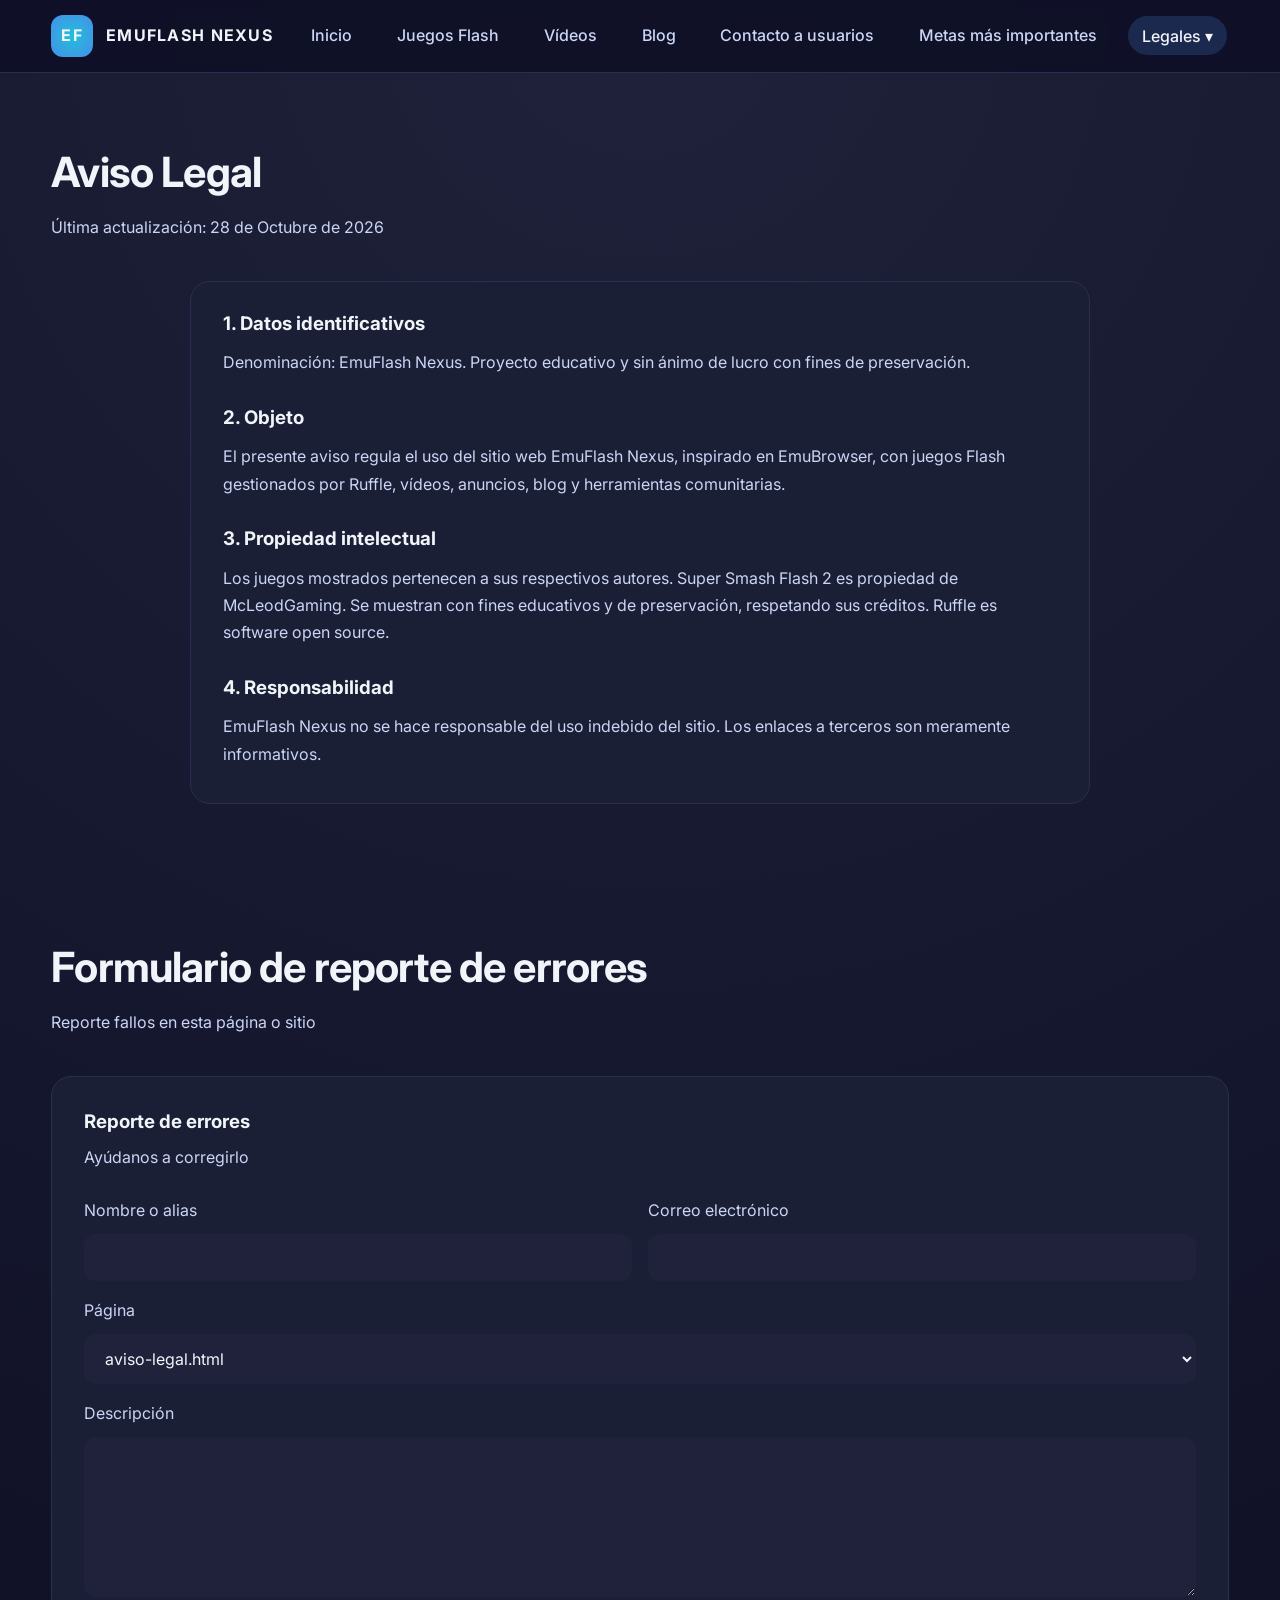
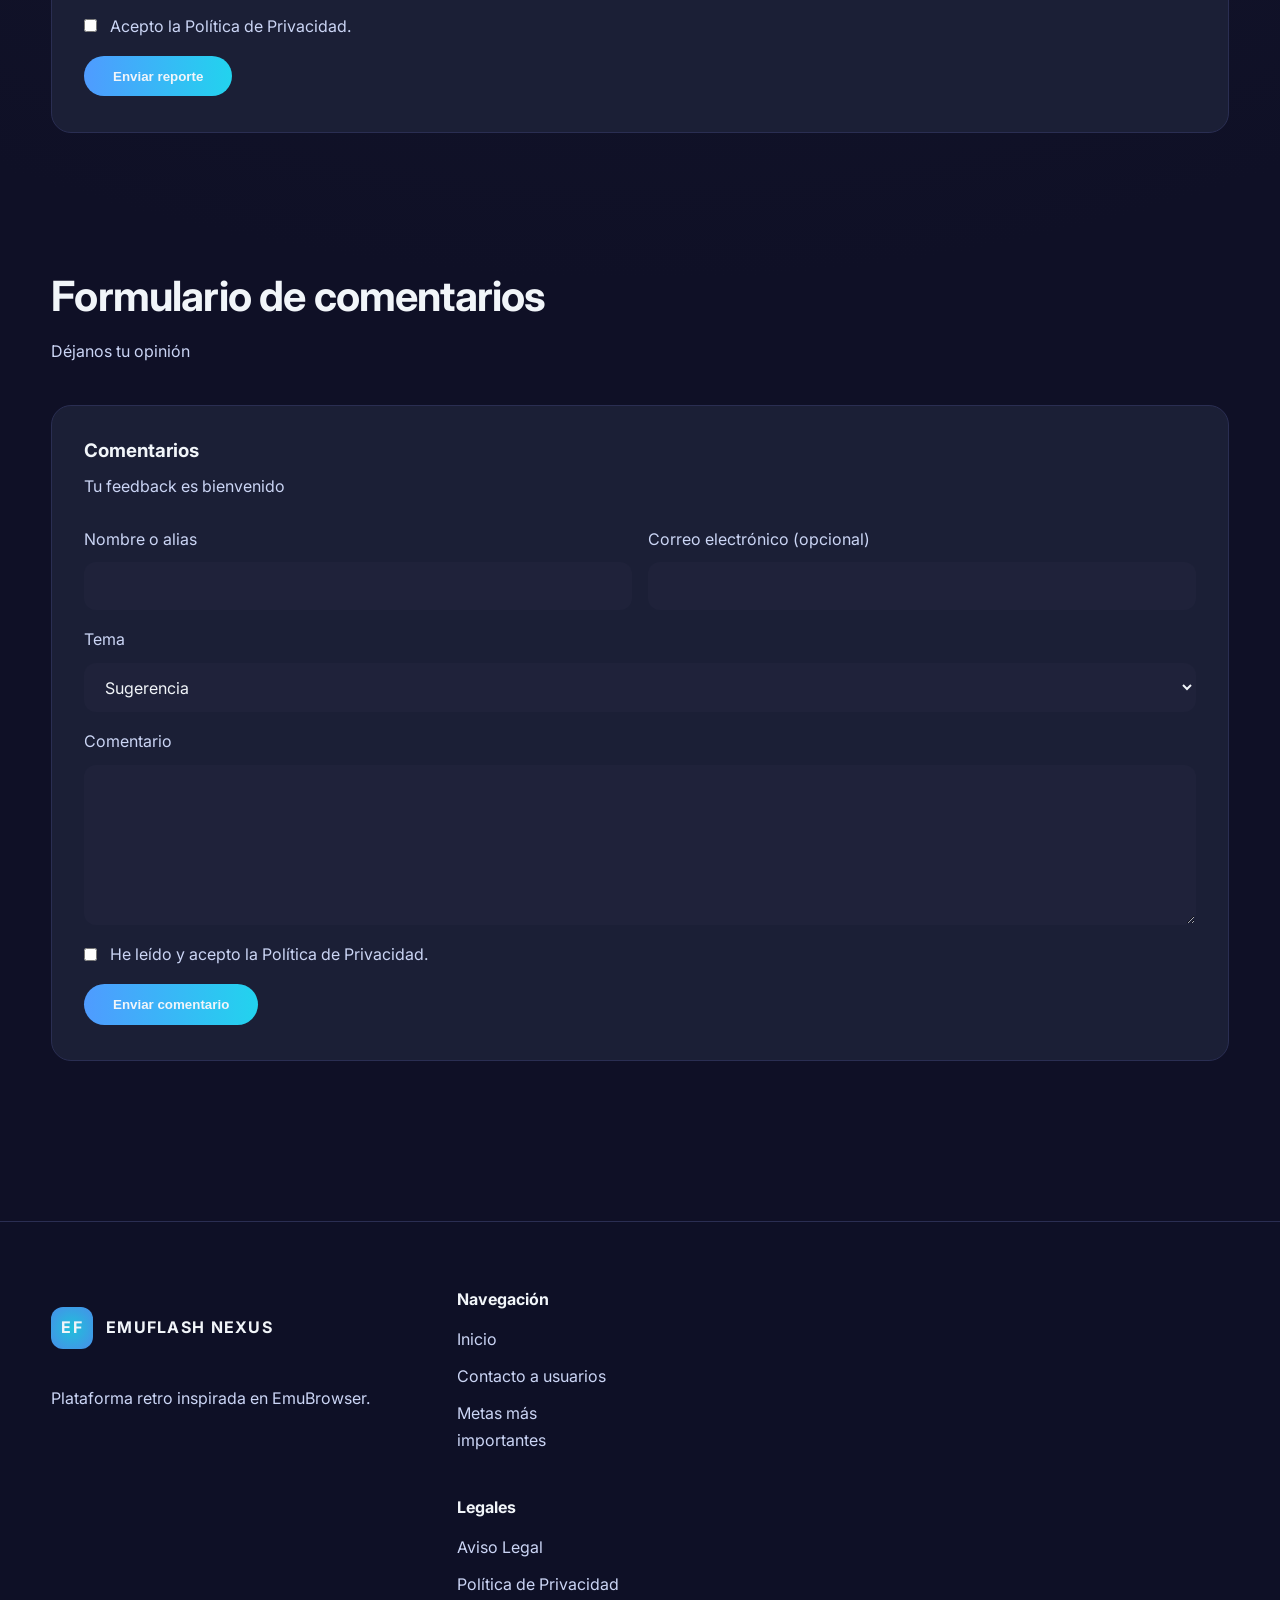
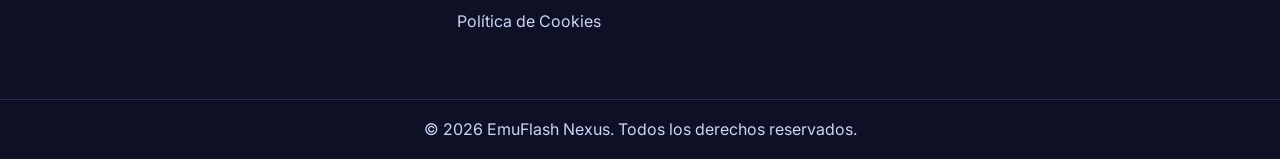
<file: aviso-legal.html>
<!DOCTYPE html>
<html lang="es">

<head>
    <meta charset="UTF-8">
    <meta name="viewport" content="width=device-width, initial-scale=1.0">
    <link rel="icon" type="image/svg+xml" href="favicon/favicon.svg">
    <link rel="shortcut icon" href="favicon/favicon.ico">
    <title>Aviso Legal | EmuFlash Nexus</title>
    <meta name="description" content="Aviso legal y condiciones de uso de EmuFlash Nexus.">
    <link rel="preconnect" href="https://fonts.googleapis.com">
    <link rel="preconnect" href="https://fonts.gstatic.com" crossorigin>
    <link href="https://fonts.googleapis.com/css2?family=Inter:wght@400;500;600;700&display=swap" rel="stylesheet">
    <link rel="stylesheet" href="css/emubrowser.css">
</head>

<body>
    <header class="topbar">
        <div class="container topbar-inner">
            <a class="brand" href="index.html">
                <div class="brand-mark">EF</div>
                <span>EmuFlash Nexus</span>
            </a>
            <button class="nav-toggle" aria-label="Abrir menú">
                <span></span>
                <span></span>
                <span></span>
            </button>
            <nav class="main-nav">
                <a class="nav-link" href="index.html">Inicio</a>
                <a class="nav-link" href="index.html#juegos-flash">Juegos Flash</a>
                <a class="nav-link" href="index.html#videos-juegos">Vídeos</a>
                <a class="nav-link" href="index.html#blog">Blog</a>
                <a class="nav-link" href="contacto-usuarios.html">Contacto a usuarios</a>
                <a class="nav-link" href="metas-importantes.html">Metas más importantes</a>
                <div class="nav-dropdown">
                    <a class="nav-link active" href="#">Legales ▾</a>
                    <div class="dropdown-menu">
                        <a href="aviso-legal.html">Aviso Legal</a>
                        <a href="politica-privacidad.html">Política de Privacidad</a>
                        <a href="politica-cookies.html">Política de Cookies</a>
                    </div>
                </div>
            </nav>
        </div>
    </header>

    <main>
        <section class="section">
            <div class="container">
                <header class="section-header">
                    <div>
                        <h2>Aviso Legal</h2>
                        <p>Última actualización: 28 de Octubre de 2026</p>
                    </div>
                </header>
                <div class="form-card" style="max-width: 900px; margin: 0 auto;">
                    <div class="form-body" style="gap: 1.6rem; color: var(--text-sub);">
                        <div>
                            <h3 style="color: var(--text); margin-bottom: 0.6rem;">1. Datos identificativos</h3>
                            <p>Denominación: EmuFlash Nexus. Proyecto educativo y sin ánimo de lucro con fines de preservación.</p>
                        </div>
                        <div>
                            <h3 style="color: var(--text); margin-bottom: 0.6rem;">2. Objeto</h3>
                            <p>El presente aviso regula el uso del sitio web EmuFlash Nexus, inspirado en EmuBrowser, con juegos Flash gestionados por Ruffle, vídeos, anuncios, blog y herramientas comunitarias.</p>
                        </div>
                        <div>
                            <h3 style="color: var(--text); margin-bottom: 0.6rem;">3. Propiedad intelectual</h3>
                            <p>Los juegos mostrados pertenecen a sus respectivos autores. Super Smash Flash 2 es propiedad de McLeodGaming. Se muestran con fines educativos y de preservación, respetando sus créditos. Ruffle es software open source.</p>
                        </div>
                        <div>
                            <h3 style="color: var(--text); margin-bottom: 0.6rem;">4. Responsabilidad</h3>
                            <p>EmuFlash Nexus no se hace responsable del uso indebido del sitio. Los enlaces a terceros son meramente informativos.</p>
                        </div>
                    </div>
                </div>
            </div>
        </section>

        <section class="section">
            <div class="container">
                <header class="section-header">
                    <div>
                        <h2>Formulario de reporte de errores</h2>
                        <p>Reporte fallos en esta página o sitio</p>
                    </div>
                </header>
                <div class="forms-grid">
                    <article class="form-card" style="grid-column: 1 / span 12;">
                        <header class="form-header">
                            <h3>Reporte de errores</h3>
                            <p style="color: var(--text-sub);">Ayúdanos a corregirlo</p>
                        </header>
                        <form class="form-body">
                            <div class="form-row">
                                <div class="field"><label for="re-n">Nombre o alias</label><input id="re-n" type="text"></div>
                                <div class="field"><label for="re-e">Correo electrónico</label><input id="re-e" type="email"></div>
                            </div>
                            <div class="field"><label for="re-p">Página</label><select id="re-p"><option>aviso-legal.html</option><option>Otra</option></select></div>
                            <div class="field"><label for="re-d">Descripción</label><textarea id="re-d"></textarea></div>
                            <label class="checkbox"><input type="checkbox"><span>Acepto la Política de Privacidad.</span></label>
                            <button class="btn submit">Enviar reporte</button>
                        </form>
                    </article>
                </div>
            </div>
        </section>

        <section class="section">
            <div class="container">
                <header class="section-header">
                    <div>
                        <h2>Formulario de comentarios</h2>
                        <p>Déjanos tu opinión</p>
                    </div>
                </header>
                <div class="forms-grid">
                    <article class="form-card" style="grid-column: 1 / span 12;">
                        <header class="form-header">
                            <h3>Comentarios</h3>
                            <p style="color: var(--text-sub);">Tu feedback es bienvenido</p>
                        </header>
                        <form class="form-body">
                            <div class="form-row">
                                <div class="field"><label for="co-n">Nombre o alias</label><input id="co-n" type="text"></div>
                                <div class="field"><label for="co-e">Correo electrónico (opcional)</label><input id="co-e" type="email"></div>
                            </div>
                            <div class="field"><label for="co-t">Tema</label><select id="co-t"><option>Sugerencia</option><option>Felicitación</option><option>Pregunta</option><option>Otro</option></select></div>
                            <div class="field"><label for="co-m">Comentario</label><textarea id="co-m"></textarea></div>
                            <label class="checkbox"><input type="checkbox"><span>He leído y acepto la Política de Privacidad.</span></label>
                            <button class="btn submit">Enviar comentario</button>
                        </form>
                    </article>
                </div>
            </div>
        </section>
    </main>

    <footer class="footer">
        <div class="container footer-grid">
            <div class="footer-brand">
                <a class="brand" href="index.html"><div class="brand-mark">EF</div><span>EmuFlash Nexus</span></a>
                <p style="color: var(--text-sub);">Plataforma retro inspirada en EmuBrowser.</p>
            </div>
            <div class="footer-links">
                <h4>Navegación</h4>
                <ul>
                    <li><a href="index.html">Inicio</a></li>
                    <li><a href="contacto-usuarios.html">Contacto a usuarios</a></li>
                    <li><a href="metas-importantes.html">Metas más importantes</a></li>
                </ul>
            </div>
            <div class="footer-links">
                <h4>Legales</h4>
                <ul>
                    <li><a href="aviso-legal.html">Aviso Legal</a></li>
                    <li><a href="politica-privacidad.html">Política de Privacidad</a></li>
                    <li><a href="politica-cookies.html">Política de Cookies</a></li>
                </ul>
            </div>
        </div>
        <div class="footer-bottom"><div class="container"><p>&copy; 2026 EmuFlash Nexus. Todos los derechos reservados.</p></div></div>
    </footer>

    <script>
        const navToggle = document.querySelector('.nav-toggle');
        const mainNav = document.querySelector('.main-nav');
        navToggle.addEventListener('click', () => mainNav.classList.toggle('active'));
        document.querySelectorAll('.nav-link').forEach(link => { link.addEventListener('click', () => { if (window.innerWidth < 920) mainNav.classList.remove('active'); }); });
    </script>
</body>

</html>
</file>
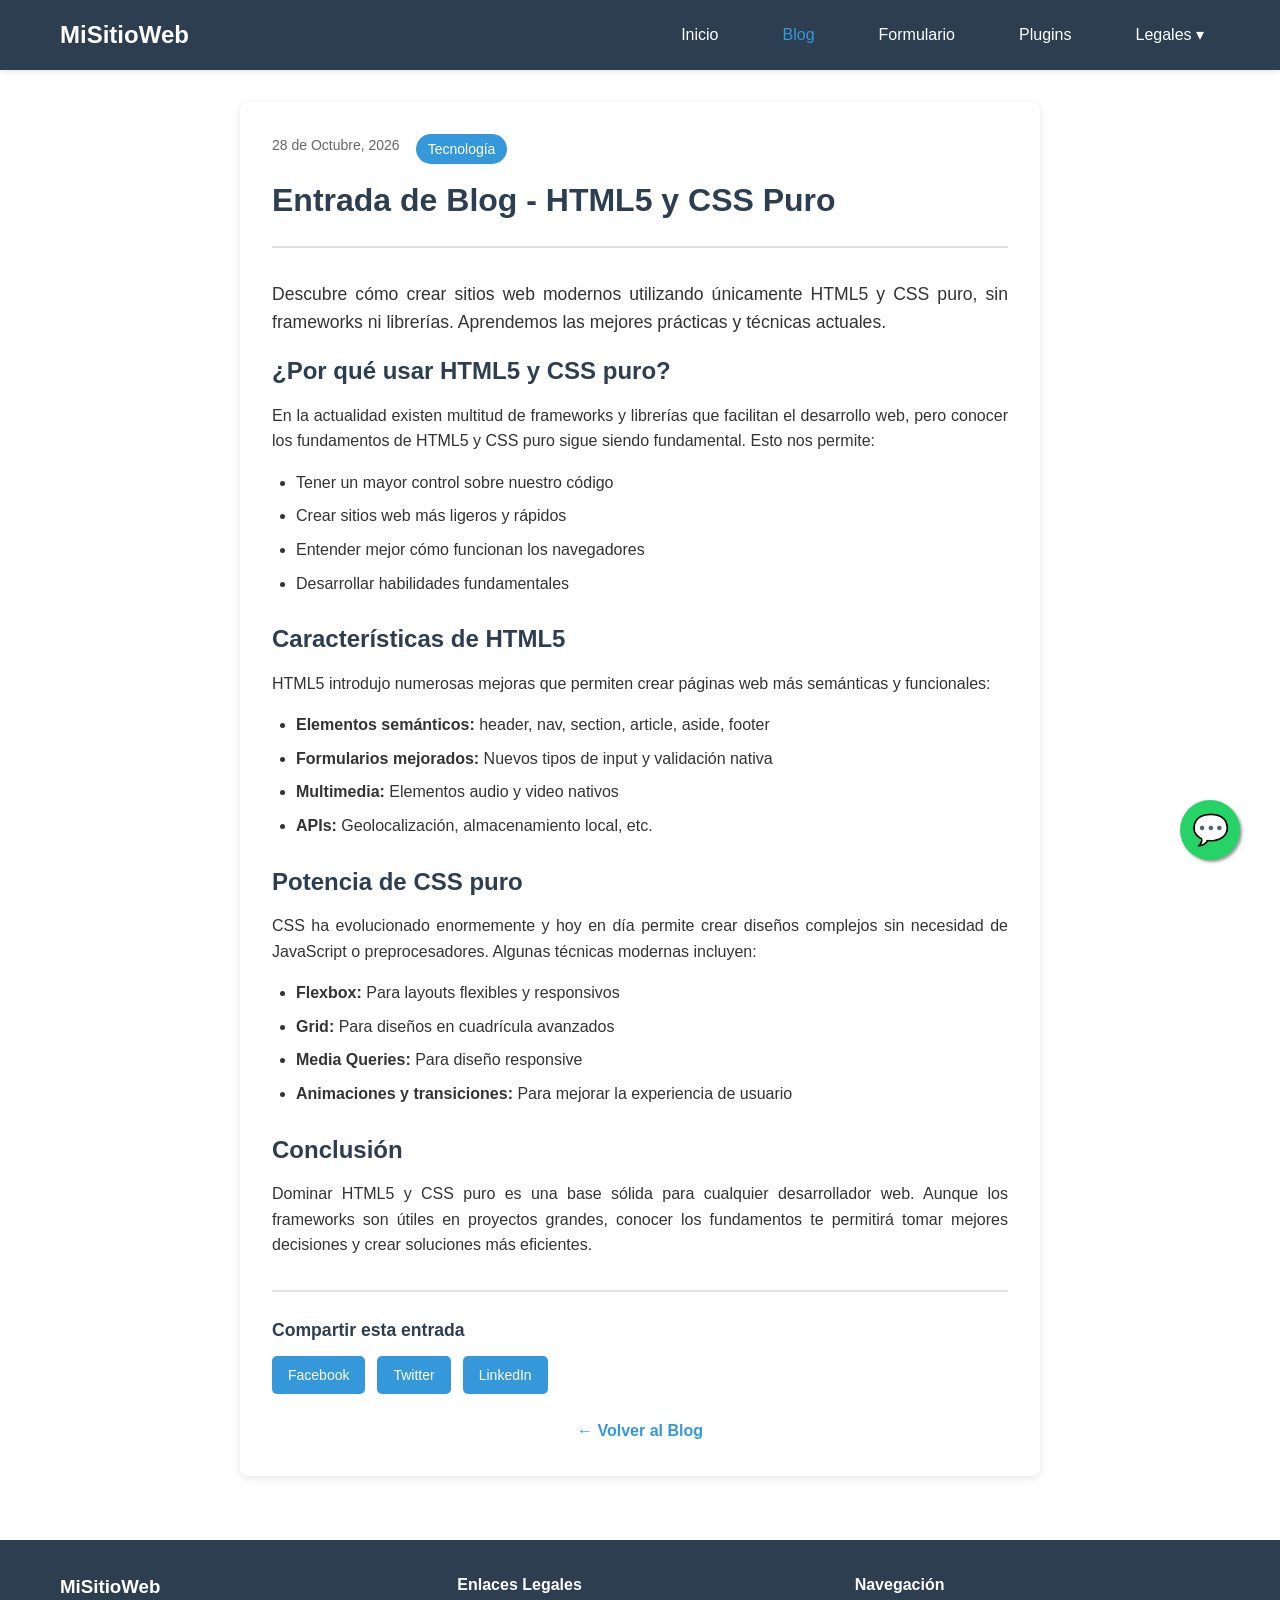
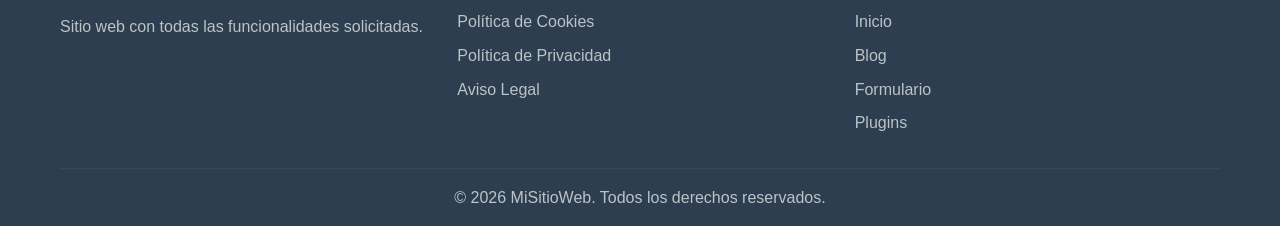
<file: blog-entrada.html>
<!DOCTYPE html>
<html lang="es">
<head>
    <meta charset="UTF-8">
    <meta name="viewport" content="width=device-width, initial-scale=1.0">
    
    <!-- Meta Tags SEO -->
    <meta name="title" content="Entrada de Blog - HTML5 y CSS Puro - Mi Sitio Web">
    <meta name="description" content="Descubre cómo crear sitios web modernos utilizando únicamente HTML5 y CSS puro, sin frameworks ni librerías.">
    <meta name="keywords" content="html5, css puro, web desarrollo, sin frameworks">
    <meta name="author" content="Mi Sitio Web">
    <meta name="robots" content="index, follow">
    
    <title>Entrada de Blog - HTML5 y CSS Puro - Mi Sitio Web</title>
    <link rel="stylesheet" href="css/style.css">
</head>
<body>
    <!-- Menú de navegación -->
    <header class="header">
        <nav class="navbar">
            <div class="nav-container">
                <div class="nav-logo">
                    <a href="index.html">MiSitioWeb</a>
                </div>
                <ul class="nav-menu">
                    <li class="nav-item">
                        <a href="index.html" class="nav-link">Inicio</a>
                    </li>
                    <li class="nav-item">
                        <a href="index.html#blog" class="nav-link active">Blog</a>
                    </li>
                    <li class="nav-item">
                        <a href="index.html#formulario" class="nav-link">Formulario</a>
                    </li>
                    <li class="nav-item">
                        <a href="index.html#plugins" class="nav-link">Plugins</a>
                    </li>
                    <li class="nav-item dropdown">
                        <a href="#" class="nav-link">Legales ▾</a>
                        <ul class="dropdown-menu">
                            <li><a href="politica-cookies.html">Política de Cookies</a></li>
                            <li><a href="politica-privacidad.html">Política de Privacidad</a></li>
                            <li><a href="aviso-legal.html">Aviso Legal</a></li>
                        </ul>
                    </li>
                </ul>
                <div class="hamburger">
                    <span class="bar"></span>
                    <span class="bar"></span>
                    <span class="bar"></span>
                </div>
            </div>
        </nav>
    </header>

    <!-- Entrada de Blog -->
    <main class="blog-main">
        <div class="container">
            <article class="blog-post">
                <header class="blog-post-header">
                    <div class="blog-post-meta">
                        <span class="blog-post-date">28 de Octubre, 2026</span>
                        <span class="blog-post-category">Tecnología</span>
                    </div>
                    <h1 class="blog-post-title">Entrada de Blog - HTML5 y CSS Puro</h1>
                </header>
                
                <div class="blog-post-content">
                    <p class="blog-post-intro">
                        Descubre cómo crear sitios web modernos utilizando únicamente HTML5 y CSS puro, 
                        sin frameworks ni librerías. Aprendemos las mejores prácticas y técnicas actuales.
                    </p>
                    
                    <h2>¿Por qué usar HTML5 y CSS puro?</h2>
                    <p>
                        En la actualidad existen multitud de frameworks y librerías que facilitan el desarrollo web, 
                        pero conocer los fundamentos de HTML5 y CSS puro sigue siendo fundamental. Esto nos permite:
                    </p>
                    <ul>
                        <li>Tener un mayor control sobre nuestro código</li>
                        <li>Crear sitios web más ligeros y rápidos</li>
                        <li>Entender mejor cómo funcionan los navegadores</li>
                        <li>Desarrollar habilidades fundamentales</li>
                    </ul>
                    
                    <h2>Características de HTML5</h2>
                    <p>
                        HTML5 introdujo numerosas mejoras que permiten crear páginas web más semánticas y funcionales:
                    </p>
                    <ul>
                        <li><strong>Elementos semánticos:</strong> header, nav, section, article, aside, footer</li>
                        <li><strong>Formularios mejorados:</strong> Nuevos tipos de input y validación nativa</li>
                        <li><strong>Multimedia:</strong> Elementos audio y video nativos</li>
                        <li><strong>APIs:</strong> Geolocalización, almacenamiento local, etc.</li>
                    </ul>
                    
                    <h2>Potencia de CSS puro</h2>
                    <p>
                        CSS ha evolucionado enormemente y hoy en día permite crear diseños complejos sin necesidad 
                        de JavaScript o preprocesadores. Algunas técnicas modernas incluyen:
                    </p>
                    <ul>
                        <li><strong>Flexbox:</strong> Para layouts flexibles y responsivos</li>
                        <li><strong>Grid:</strong> Para diseños en cuadrícula avanzados</li>
                        <li><strong>Media Queries:</strong> Para diseño responsive</li>
                        <li><strong>Animaciones y transiciones:</strong> Para mejorar la experiencia de usuario</li>
                    </ul>
                    
                    <h2>Conclusión</h2>
                    <p>
                        Dominar HTML5 y CSS puro es una base sólida para cualquier desarrollador web. Aunque los 
                        frameworks son útiles en proyectos grandes, conocer los fundamentos te permitirá tomar 
                        mejores decisiones y crear soluciones más eficientes.
                    </p>
                </div>
                
                <footer class="blog-post-footer">
                    <div class="blog-post-share">
                        <h3>Compartir esta entrada</h3>
                        <div class="share-buttons">
                            <a href="#" class="share-btn">Facebook</a>
                            <a href="#" class="share-btn">Twitter</a>
                            <a href="#" class="share-btn">LinkedIn</a>
                        </div>
                    </div>
                    
                    <div class="blog-post-navigation">
                        <a href="index.html#blog" class="nav-post">← Volver al Blog</a>
                    </div>
                </footer>
            </article>
        </div>
    </main>

    <!-- Footer -->
    <footer class="footer">
        <div class="container">
            <div class="footer-content">
                <div class="footer-section">
                    <h3>MiSitioWeb</h3>
                    <p>Sitio web con todas las funcionalidades solicitadas.</p>
                </div>
                <div class="footer-section">
                    <h4>Enlaces Legales</h4>
                    <ul class="footer-links">
                        <li><a href="politica-cookies.html">Política de Cookies</a></li>
                        <li><a href="politica-privacidad.html">Política de Privacidad</a></li>
                        <li><a href="aviso-legal.html">Aviso Legal</a></li>
                    </ul>
                </div>
                <div class="footer-section">
                    <h4>Navegación</h4>
                    <ul class="footer-links">
                        <li><a href="index.html">Inicio</a></li>
                        <li><a href="index.html#blog">Blog</a></li>
                        <li><a href="index.html#formulario">Formulario</a></li>
                        <li><a href="index.html#plugins">Plugins</a></li>
                    </ul>
                </div>
            </div>
            <div class="footer-bottom">
                <p>&copy; 2026 MiSitioWeb. Todos los derechos reservados.</p>
            </div>
        </div>
    </footer>

    <!-- Botón flotante de WhatsApp -->
    <a href="https://wa.me/1234567890" target="_blank" class="whatsapp-float" title="Contactar por WhatsApp">
        💬
    </a>

    <script>
        const hamburger = document.querySelector(".hamburger");
        const navMenu = document.querySelector(".nav-menu");

        hamburger.addEventListener("click", () => {
            hamburger.classList.toggle("active");
            navMenu.classList.toggle("active");
        });

        document.querySelectorAll(".nav-link").forEach(n => n.addEventListener("click", () => {
            hamburger.classList.remove("active");
            navMenu.classList.remove("active");
        }));
    </script>
</body>
</html>
</file>
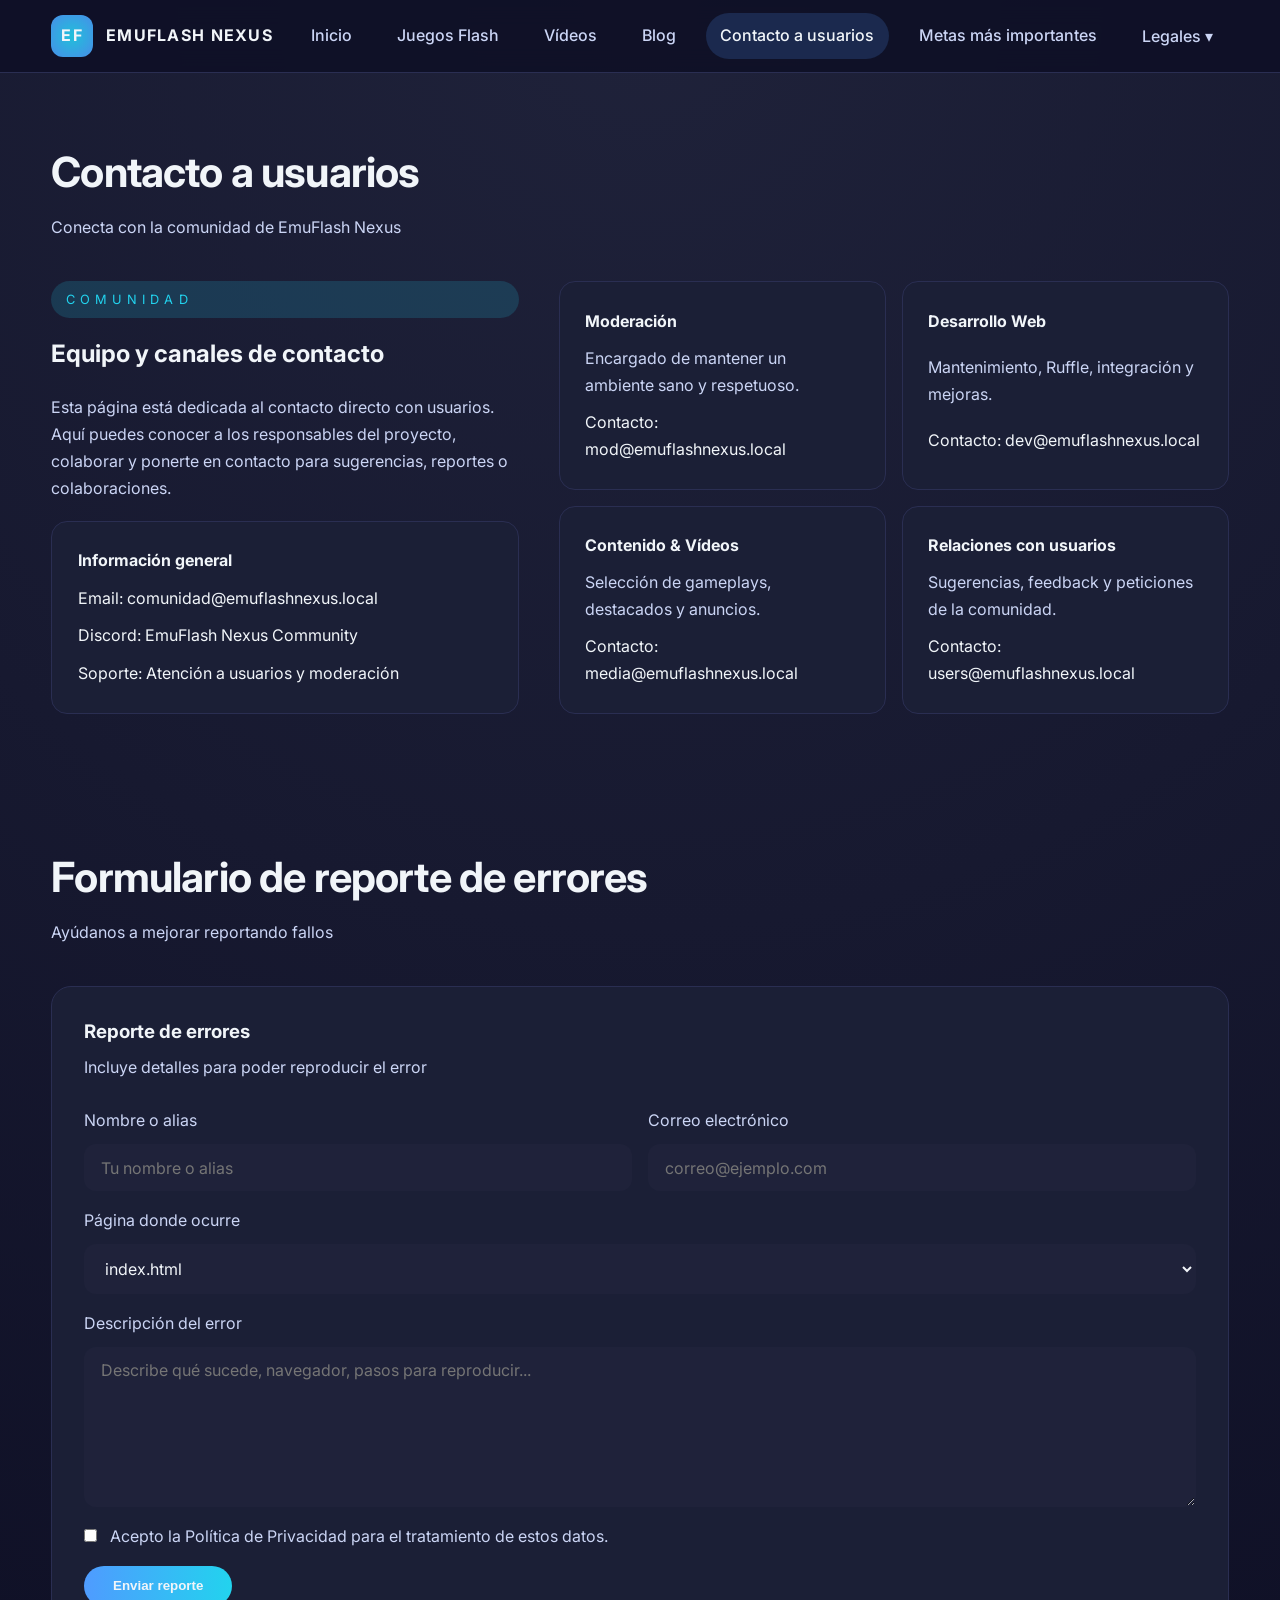
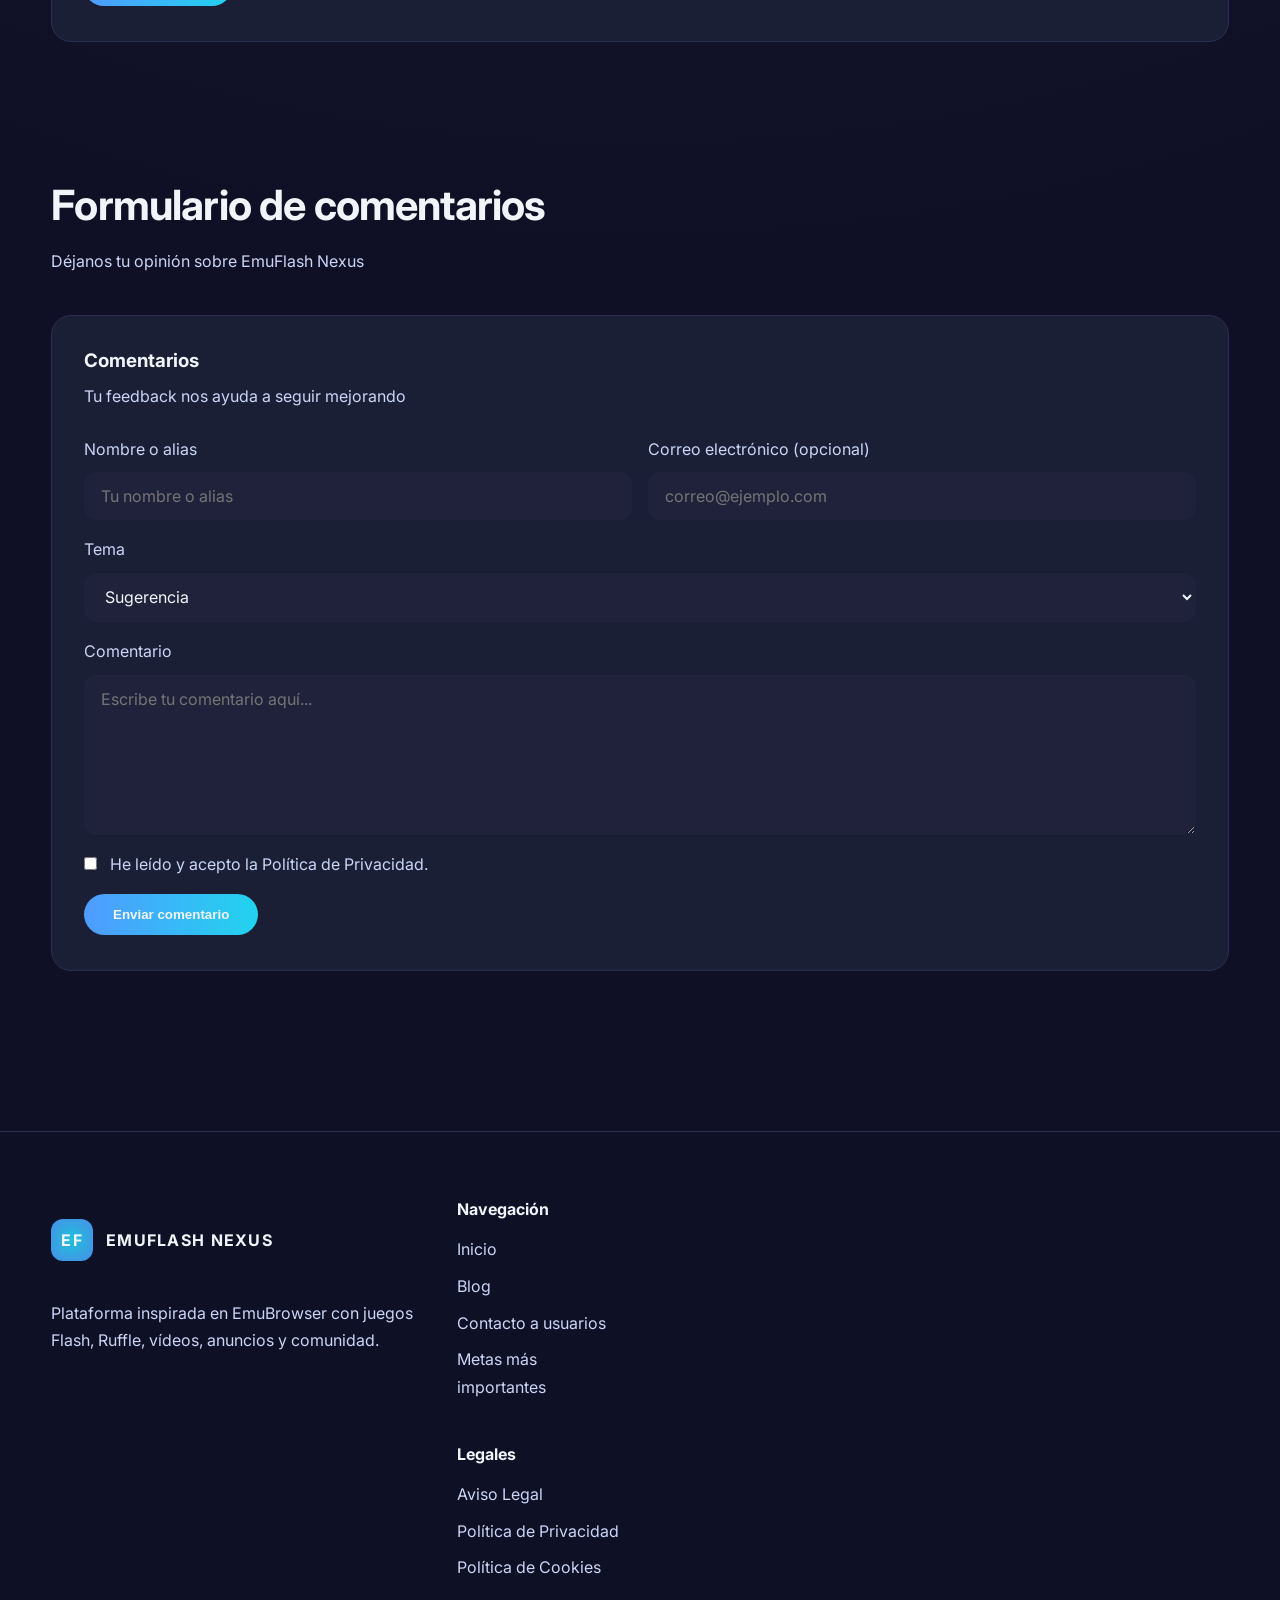
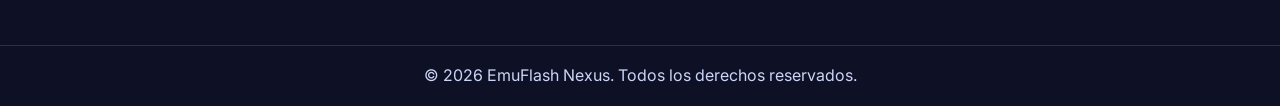
<file: contacto-usuarios.html>
<!DOCTYPE html>
<html lang="es">

<head>
    <meta charset="UTF-8">
    <meta name="viewport" content="width=device-width, initial-scale=1.0">
    <link rel="icon" type="image/svg+xml" href="favicon/favicon.svg">
    <link rel="shortcut icon" href="favicon/favicon.ico">
    <title>Contacto a usuarios | EmuFlash Nexus</title>
    <meta name="description" content="Página de contacto a usuarios de EmuFlash Nexus. Conoce al equipo y contacta con la comunidad.">
    <link rel="preconnect" href="https://fonts.googleapis.com">
    <link rel="preconnect" href="https://fonts.gstatic.com" crossorigin>
    <link href="https://fonts.googleapis.com/css2?family=Inter:wght@400;500;600;700&display=swap" rel="stylesheet">
    <link rel="stylesheet" href="css/emubrowser.css">
</head>

<body>
    <header class="topbar">
        <div class="container topbar-inner">
            <a class="brand" href="index.html">
                <div class="brand-mark">EF</div>
                <span>EmuFlash Nexus</span>
            </a>
            <button class="nav-toggle" aria-label="Abrir menú">
                <span></span>
                <span></span>
                <span></span>
            </button>
            <nav class="main-nav">
                <a class="nav-link" href="index.html">Inicio</a>
                <a class="nav-link" href="index.html#juegos-flash">Juegos Flash</a>
                <a class="nav-link" href="index.html#videos-juegos">Vídeos</a>
                <a class="nav-link" href="index.html#blog">Blog</a>
                <a class="nav-link active" href="contacto-usuarios.html">Contacto a usuarios</a>
                <a class="nav-link" href="metas-importantes.html">Metas más importantes</a>
                <div class="nav-dropdown">
                    <a class="nav-link" href="#">Legales ▾</a>
                    <div class="dropdown-menu">
                        <a href="aviso-legal.html">Aviso Legal</a>
                        <a href="politica-privacidad.html">Política de Privacidad</a>
                        <a href="politica-cookies.html">Política de Cookies</a>
                    </div>
                </div>
            </nav>
        </div>
    </header>

    <main>
        <section class="section">
            <div class="container">
                <header class="section-header">
                    <div>
                        <h2>Contacto a usuarios</h2>
                        <p>Conecta con la comunidad de EmuFlash Nexus</p>
                    </div>
                </header>
                <div class="contact-users">
                    <div class="contact-users-info">
                        <span class="hero-kicker">COMUNIDAD</span>
                        <h2>Equipo y canales de contacto</h2>
                        <p style="color: var(--text-sub);">
                            Esta página está dedicada al contacto directo con usuarios. Aquí puedes conocer a los responsables
                            del proyecto, colaborar y ponerte en contacto para sugerencias, reportes o colaboraciones.
                        </p>
                        <div class="contact-card">
                            <h4>Información general</h4>
                            <p>Email: comunidad@emuflashnexus.local</p>
                            <p>Discord: EmuFlash Nexus Community</p>
                            <p>Soporte: Atención a usuarios y moderación</p>
                        </div>
                    </div>
                    <div class="contact-users-cards">
                        <article class="contact-card">
                            <h4>Moderación</h4>
                            <p style="color: var(--text-sub);">Encargado de mantener un ambiente sano y respetuoso.</p>
                            <p>Contacto: mod@emuflashnexus.local</p>
                        </article>
                        <article class="contact-card">
                            <h4>Desarrollo Web</h4>
                            <p style="color: var(--text-sub);">Mantenimiento, Ruffle, integración y mejoras.</p>
                            <p>Contacto: dev@emuflashnexus.local</p>
                        </article>
                        <article class="contact-card">
                            <h4>Contenido & Vídeos</h4>
                            <p style="color: var(--text-sub);">Selección de gameplays, destacados y anuncios.</p>
                            <p>Contacto: media@emuflashnexus.local</p>
                        </article>
                        <article class="contact-card">
                            <h4>Relaciones con usuarios</h4>
                            <p style="color: var(--text-sub);">Sugerencias, feedback y peticiones de la comunidad.</p>
                            <p>Contacto: users@emuflashnexus.local</p>
                        </article>
                    </div>
                </div>
            </div>
        </section>

        <section class="section">
            <div class="container">
                <header class="section-header">
                    <div>
                        <h2>Formulario de reporte de errores</h2>
                        <p>Ayúdanos a mejorar reportando fallos</p>
                    </div>
                </header>
                <div class="forms-grid">
                    <article class="form-card" style="grid-column: 1 / span 12;">
                        <header class="form-header">
                            <h3>Reporte de errores</h3>
                            <p style="color: var(--text-sub);">Incluye detalles para poder reproducir el error</p>
                        </header>
                        <form class="form-body">
                            <div class="form-row">
                                <div class="field">
                                    <label for="reporte-nombre">Nombre o alias</label>
                                    <input id="reporte-nombre" type="text" placeholder="Tu nombre o alias">
                                </div>
                                <div class="field">
                                    <label for="reporte-email">Correo electrónico</label>
                                    <input id="reporte-email" type="email" placeholder="correo@ejemplo.com">
                                </div>
                            </div>
                            <div class="field">
                                <label for="reporte-pagina">Página donde ocurre</label>
                                <select id="reporte-pagina">
                                    <option>index.html</option>
                                    <option>juegos-flash / ruffle</option>
                                    <option>videos-juegos</option>
                                    <option>blog</option>
                                    <option>contacto-usuarios.html</option>
                                    <option>metas-importantes.html</option>
                                    <option>Otra</option>
                                </select>
                            </div>
                            <div class="field">
                                <label for="reporte-desc">Descripción del error</label>
                                <textarea id="reporte-desc" placeholder="Describe qué sucede, navegador, pasos para reproducir..."></textarea>
                            </div>
                            <label class="checkbox">
                                <input type="checkbox">
                                <span>Acepto la Política de Privacidad para el tratamiento de estos datos.</span>
                            </label>
                            <button class="btn submit">Enviar reporte</button>
                        </form>
                    </article>
                </div>
            </div>
        </section>

        <section class="section">
            <div class="container">
                <header class="section-header">
                    <div>
                        <h2>Formulario de comentarios</h2>
                        <p>Déjanos tu opinión sobre EmuFlash Nexus</p>
                    </div>
                </header>
                <div class="forms-grid">
                    <article class="form-card" style="grid-column: 1 / span 12;">
                        <header class="form-header">
                            <h3>Comentarios</h3>
                            <p style="color: var(--text-sub);">Tu feedback nos ayuda a seguir mejorando</p>
                        </header>
                        <form class="form-body">
                            <div class="form-row">
                                <div class="field">
                                    <label for="com-nombre">Nombre o alias</label>
                                    <input id="com-nombre" type="text" placeholder="Tu nombre o alias">
                                </div>
                                <div class="field">
                                    <label for="com-email">Correo electrónico (opcional)</label>
                                    <input id="com-email" type="email" placeholder="correo@ejemplo.com">
                                </div>
                            </div>
                            <div class="field">
                                <label for="com-tema">Tema</label>
                                <select id="com-tema">
                                    <option>Sugerencia</option>
                                    <option>Felicitación</option>
                                    <option>Pregunta</option>
                                    <option>Colaboración</option>
                                    <option>Otro</option>
                                </select>
                            </div>
                            <div class="field">
                                <label for="com-mensaje">Comentario</label>
                                <textarea id="com-mensaje" placeholder="Escribe tu comentario aquí..."></textarea>
                            </div>
                            <label class="checkbox">
                                <input type="checkbox">
                                <span>He leído y acepto la Política de Privacidad.</span>
                            </label>
                            <button class="btn submit">Enviar comentario</button>
                        </form>
                    </article>
                </div>
            </div>
        </section>
    </main>

    <footer class="footer">
        <div class="container footer-grid">
            <div class="footer-brand">
                <a class="brand" href="index.html">
                    <div class="brand-mark">EF</div>
                    <span>EmuFlash Nexus</span>
                </a>
                <p style="color: var(--text-sub);">Plataforma inspirada en EmuBrowser con juegos Flash, Ruffle, vídeos, anuncios y comunidad.</p>
            </div>
            <div class="footer-links">
                <h4>Navegación</h4>
                <ul>
                    <li><a href="index.html">Inicio</a></li>
                    <li><a href="index.html#blog">Blog</a></li>
                    <li><a href="contacto-usuarios.html">Contacto a usuarios</a></li>
                    <li><a href="metas-importantes.html">Metas más importantes</a></li>
                </ul>
            </div>
            <div class="footer-links">
                <h4>Legales</h4>
                <ul>
                    <li><a href="aviso-legal.html">Aviso Legal</a></li>
                    <li><a href="politica-privacidad.html">Política de Privacidad</a></li>
                    <li><a href="politica-cookies.html">Política de Cookies</a></li>
                </ul>
            </div>
        </div>
        <div class="footer-bottom">
            <div class="container">
                <p>&copy; 2026 EmuFlash Nexus. Todos los derechos reservados.</p>
            </div>
        </div>
    </footer>

    <script>
        const navToggle = document.querySelector('.nav-toggle');
        const mainNav = document.querySelector('.main-nav');
        navToggle.addEventListener('click', () => mainNav.classList.toggle('active'));
        document.querySelectorAll('.nav-link').forEach(link => {
            link.addEventListener('click', () => { if (window.innerWidth < 920) mainNav.classList.remove('active'); });
        });
    </script>
</body>

</html>
</file>
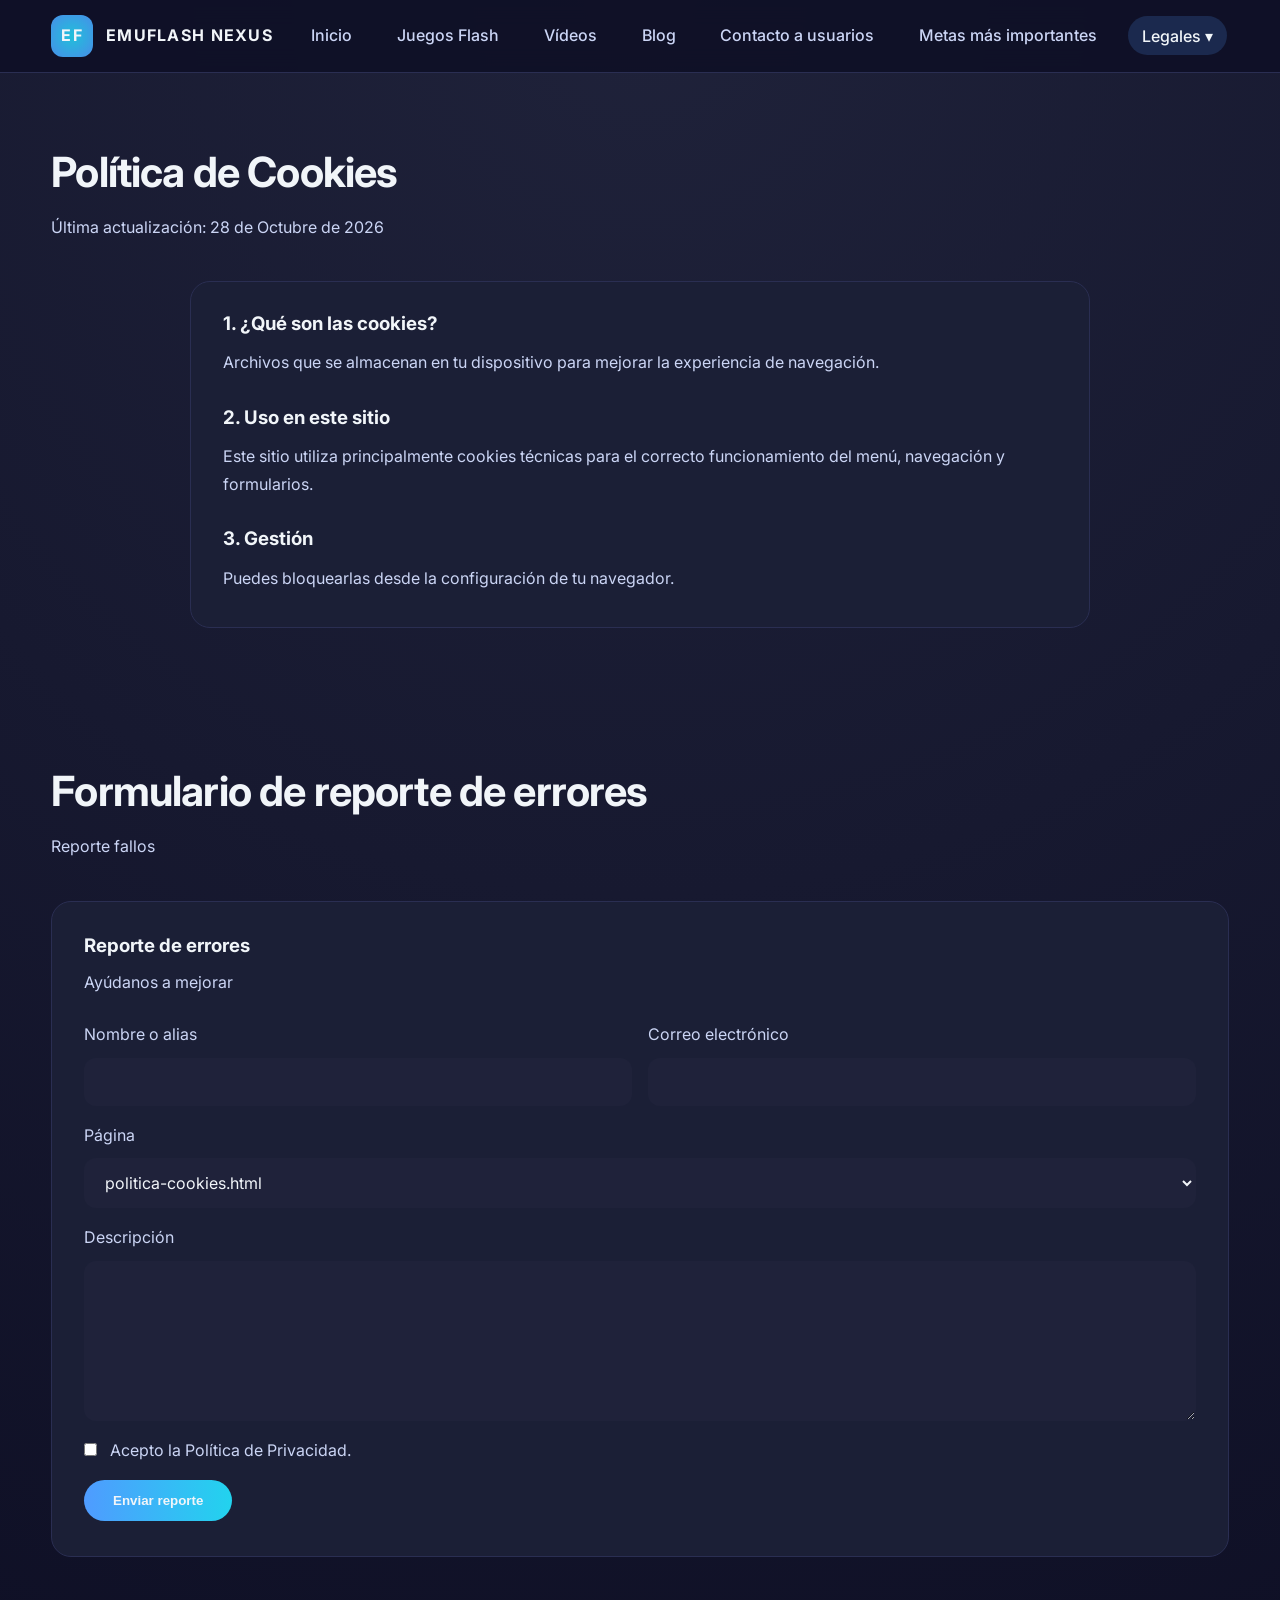
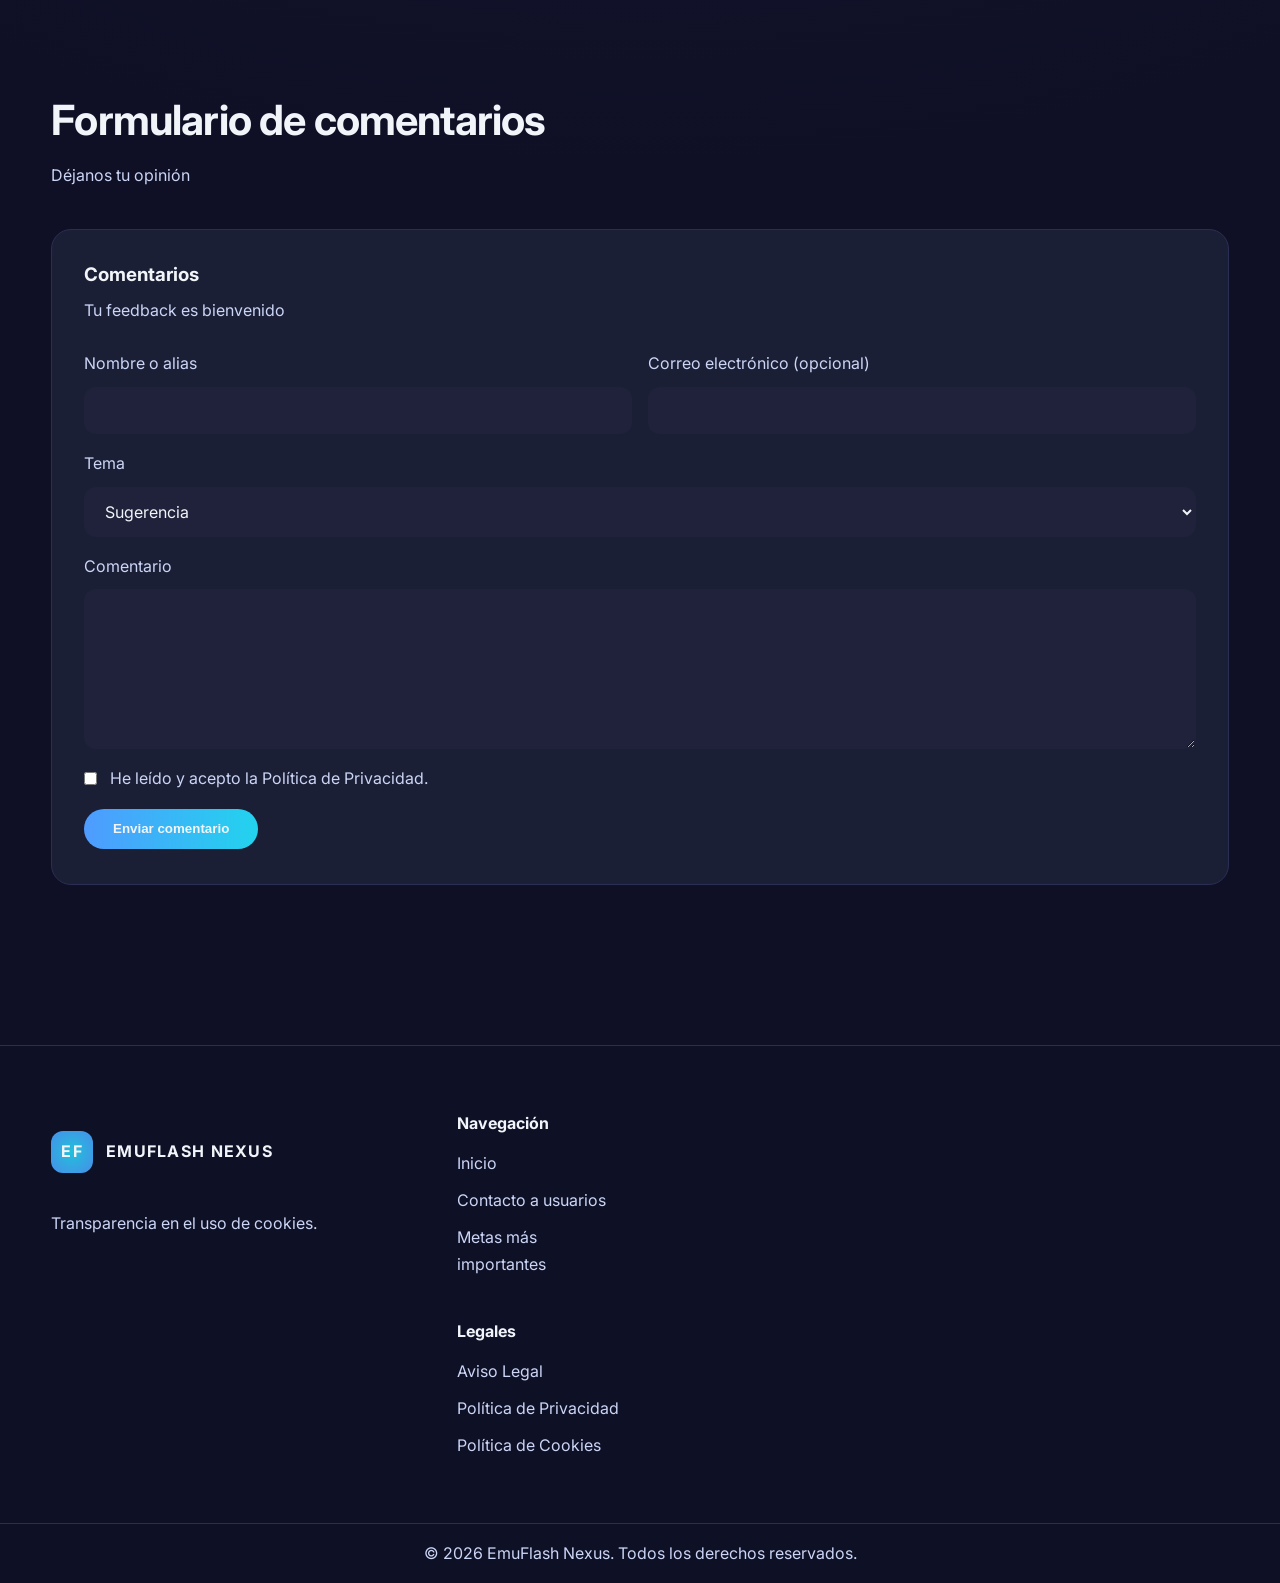
<file: politica-cookies.html>
<!DOCTYPE html>
<html lang="es">

<head>
    <meta charset="UTF-8">
    <meta name="viewport" content="width=device-width, initial-scale=1.0">
    <link rel="icon" type="image/svg+xml" href="favicon/favicon.svg">
    <link rel="shortcut icon" href="favicon/favicon.ico">
    <title>Política de Cookies | EmuFlash Nexus</title>
    <meta name="description" content="Política de cookies de EmuFlash Nexus.">
    <link rel="preconnect" href="https://fonts.googleapis.com">
    <link rel="preconnect" href="https://fonts.gstatic.com" crossorigin>
    <link href="https://fonts.googleapis.com/css2?family=Inter:wght@400;500;600;700&display=swap" rel="stylesheet">
    <link rel="stylesheet" href="css/emubrowser.css">
</head>

<body>
    <header class="topbar">
        <div class="container topbar-inner">
            <a class="brand" href="index.html">
                <div class="brand-mark">EF</div>
                <span>EmuFlash Nexus</span>
            </a>
            <button class="nav-toggle" aria-label="Abrir menú">
                <span></span>
                <span></span>
                <span></span>
            </button>
            <nav class="main-nav">
                <a class="nav-link" href="index.html">Inicio</a>
                <a class="nav-link" href="index.html#juegos-flash">Juegos Flash</a>
                <a class="nav-link" href="index.html#videos-juegos">Vídeos</a>
                <a class="nav-link" href="index.html#blog">Blog</a>
                <a class="nav-link" href="contacto-usuarios.html">Contacto a usuarios</a>
                <a class="nav-link" href="metas-importantes.html">Metas más importantes</a>
                <div class="nav-dropdown">
                    <a class="nav-link active" href="#">Legales ▾</a>
                    <div class="dropdown-menu">
                        <a href="aviso-legal.html">Aviso Legal</a>
                        <a href="politica-privacidad.html">Política de Privacidad</a>
                        <a href="politica-cookies.html">Política de Cookies</a>
                    </div>
                </div>
            </nav>
        </div>
    </header>

    <main>
        <section class="section">
            <div class="container">
                <header class="section-header">
                    <div>
                        <h2>Política de Cookies</h2>
                        <p>Última actualización: 28 de Octubre de 2026</p>
                    </div>
                </header>
                <div class="form-card" style="max-width: 900px; margin: 0 auto;">
                    <div class="form-body" style="gap: 1.6rem; color: var(--text-sub);">
                        <div>
                            <h3 style="color: var(--text); margin-bottom: 0.6rem;">1. ¿Qué son las cookies?</h3>
                            <p>Archivos que se almacenan en tu dispositivo para mejorar la experiencia de navegación.</p>
                        </div>
                        <div>
                            <h3 style="color: var(--text); margin-bottom: 0.6rem;">2. Uso en este sitio</h3>
                            <p>Este sitio utiliza principalmente cookies técnicas para el correcto funcionamiento del menú, navegación y formularios.</p>
                        </div>
                        <div>
                            <h3 style="color: var(--text); margin-bottom: 0.6rem;">3. Gestión</h3>
                            <p>Puedes bloquearlas desde la configuración de tu navegador.</p>
                        </div>
                    </div>
                </div>
            </div>
        </section>

        <section class="section">
            <div class="container">
                <header class="section-header">
                    <div>
                        <h2>Formulario de reporte de errores</h2>
                        <p>Reporte fallos</p>
                    </div>
                </header>
                <div class="forms-grid">
                    <article class="form-card" style="grid-column: 1 / span 12;">
                        <header class="form-header">
                            <h3>Reporte de errores</h3>
                            <p style="color: var(--text-sub);">Ayúdanos a mejorar</p>
                        </header>
                        <form class="form-body">
                            <div class="form-row">
                                <div class="field"><label for="r3n">Nombre o alias</label><input id="r3n" type="text"></div>
                                <div class="field"><label for="r3e">Correo electrónico</label><input id="r3e" type="email"></div>
                            </div>
                            <div class="field"><label for="r3p">Página</label><select id="r3p"><option>politica-cookies.html</option><option>Otra</option></select></div>
                            <div class="field"><label for="r3d">Descripción</label><textarea id="r3d"></textarea></div>
                            <label class="checkbox"><input type="checkbox"><span>Acepto la Política de Privacidad.</span></label>
                            <button class="btn submit">Enviar reporte</button>
                        </form>
                    </article>
                </div>
            </div>
        </section>

        <section class="section">
            <div class="container">
                <header class="section-header">
                    <div>
                        <h2>Formulario de comentarios</h2>
                        <p>Déjanos tu opinión</p>
                    </div>
                </header>
                <div class="forms-grid">
                    <article class="form-card" style="grid-column: 1 / span 12;">
                        <header class="form-header">
                            <h3>Comentarios</h3>
                            <p style="color: var(--text-sub);">Tu feedback es bienvenido</p>
                        </header>
                        <form class="form-body">
                            <div class="form-row">
                                <div class="field"><label for="c3n">Nombre o alias</label><input id="c3n" type="text"></div>
                                <div class="field"><label for="c3e">Correo electrónico (opcional)</label><input id="c3e" type="email"></div>
                            </div>
                            <div class="field"><label for="c3t">Tema</label><select id="c3t"><option>Sugerencia</option><option>Felicitación</option><option>Pregunta</option><option>Otro</option></select></div>
                            <div class="field"><label for="c3m">Comentario</label><textarea id="c3m"></textarea></div>
                            <label class="checkbox"><input type="checkbox"><span>He leído y acepto la Política de Privacidad.</span></label>
                            <button class="btn submit">Enviar comentario</button>
                        </form>
                    </article>
                </div>
            </div>
        </section>
    </main>

    <footer class="footer">
        <div class="container footer-grid">
            <div class="footer-brand">
                <a class="brand" href="index.html"><div class="brand-mark">EF</div><span>EmuFlash Nexus</span></a>
                <p style="color: var(--text-sub);">Transparencia en el uso de cookies.</p>
            </div>
            <div class="footer-links">
                <h4>Navegación</h4>
                <ul>
                    <li><a href="index.html">Inicio</a></li>
                    <li><a href="contacto-usuarios.html">Contacto a usuarios</a></li>
                    <li><a href="metas-importantes.html">Metas más importantes</a></li>
                </ul>
            </div>
            <div class="footer-links">
                <h4>Legales</h4>
                <ul>
                    <li><a href="aviso-legal.html">Aviso Legal</a></li>
                    <li><a href="politica-privacidad.html">Política de Privacidad</a></li>
                    <li><a href="politica-cookies.html">Política de Cookies</a></li>
                </ul>
            </div>
        </div>
        <div class="footer-bottom"><div class="container"><p>&copy; 2026 EmuFlash Nexus. Todos los derechos reservados.</p></div></div>
    </footer>

    <script>
        const navToggle = document.querySelector('.nav-toggle');
        const mainNav = document.querySelector('.main-nav');
        navToggle.addEventListener('click', () => mainNav.classList.toggle('active'));
        document.querySelectorAll('.nav-link').forEach(link => { link.addEventListener('click', () => { if (window.innerWidth < 920) mainNav.classList.remove('active'); }); });
    </script>
</body>

</html>
</file>
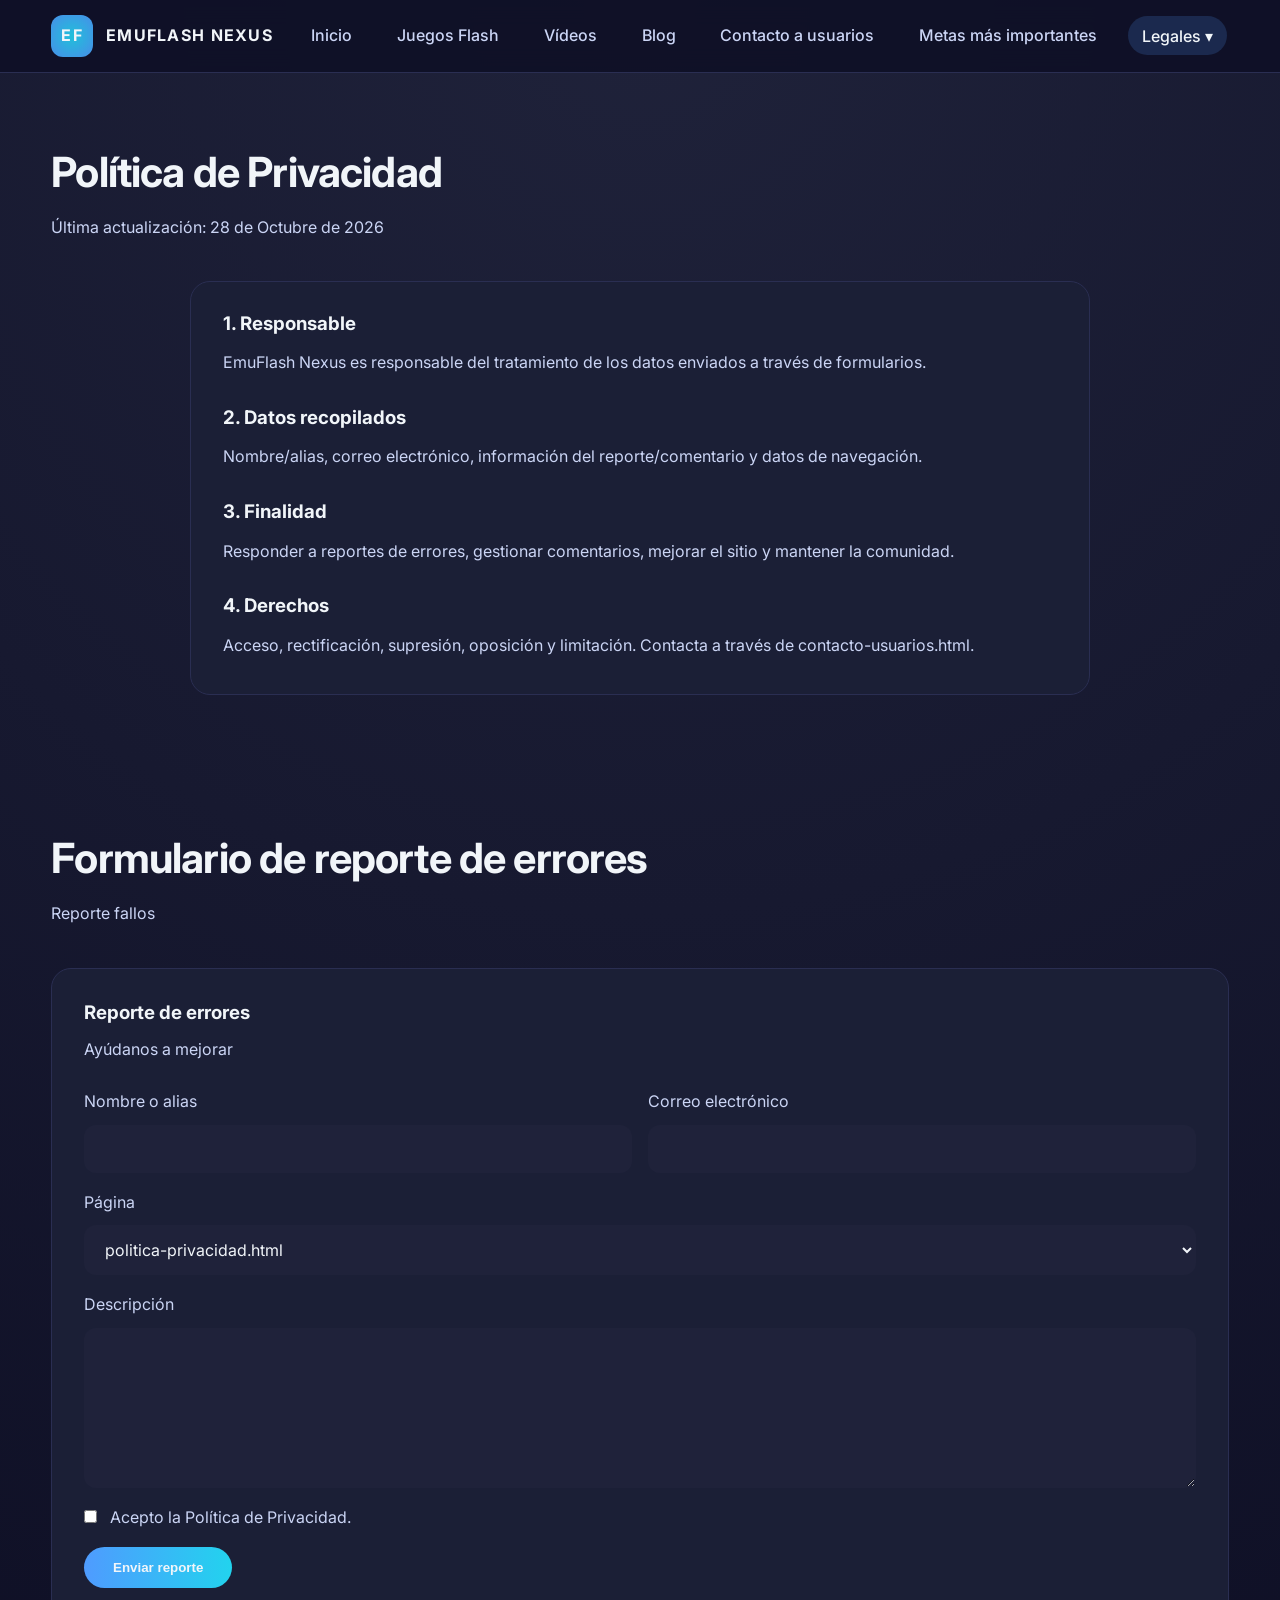
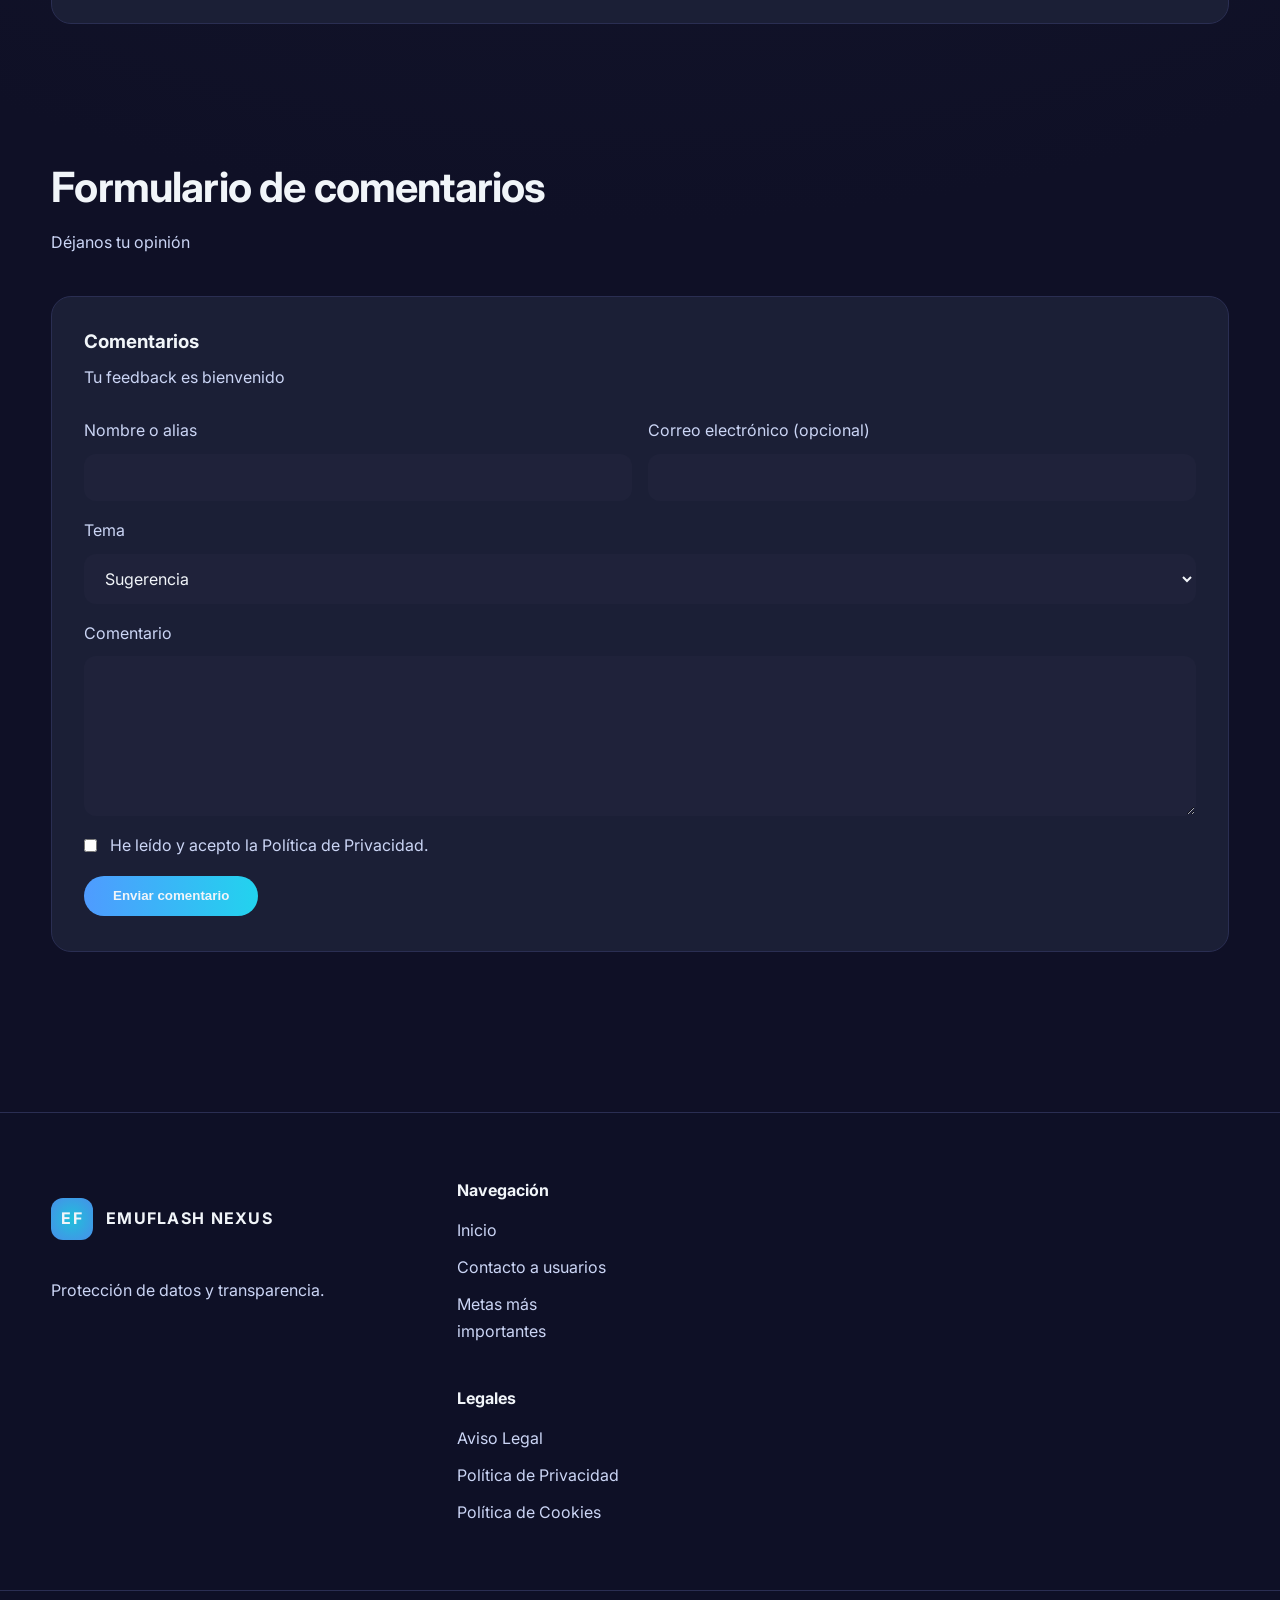
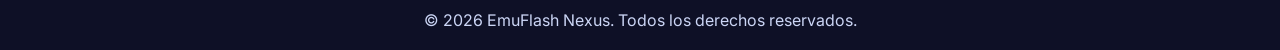
<file: politica-privacidad.html>
<!DOCTYPE html>
<html lang="es">

<head>
    <meta charset="UTF-8">
    <meta name="viewport" content="width=device-width, initial-scale=1.0">
    <link rel="icon" type="image/svg+xml" href="favicon/favicon.svg">
    <link rel="shortcut icon" href="favicon/favicon.ico">
    <title>Política de Privacidad | EmuFlash Nexus</title>
    <meta name="description" content="Política de privacidad de EmuFlash Nexus.">
    <link rel="preconnect" href="https://fonts.googleapis.com">
    <link rel="preconnect" href="https://fonts.gstatic.com" crossorigin>
    <link href="https://fonts.googleapis.com/css2?family=Inter:wght@400;500;600;700&display=swap" rel="stylesheet">
    <link rel="stylesheet" href="css/emubrowser.css">
</head>

<body>
    <header class="topbar">
        <div class="container topbar-inner">
            <a class="brand" href="index.html">
                <div class="brand-mark">EF</div>
                <span>EmuFlash Nexus</span>
            </a>
            <button class="nav-toggle" aria-label="Abrir menú">
                <span></span>
                <span></span>
                <span></span>
            </button>
            <nav class="main-nav">
                <a class="nav-link" href="index.html">Inicio</a>
                <a class="nav-link" href="index.html#juegos-flash">Juegos Flash</a>
                <a class="nav-link" href="index.html#videos-juegos">Vídeos</a>
                <a class="nav-link" href="index.html#blog">Blog</a>
                <a class="nav-link" href="contacto-usuarios.html">Contacto a usuarios</a>
                <a class="nav-link" href="metas-importantes.html">Metas más importantes</a>
                <div class="nav-dropdown">
                    <a class="nav-link active" href="#">Legales ▾</a>
                    <div class="dropdown-menu">
                        <a href="aviso-legal.html">Aviso Legal</a>
                        <a href="politica-privacidad.html">Política de Privacidad</a>
                        <a href="politica-cookies.html">Política de Cookies</a>
                    </div>
                </div>
            </nav>
        </div>
    </header>

    <main>
        <section class="section">
            <div class="container">
                <header class="section-header">
                    <div>
                        <h2>Política de Privacidad</h2>
                        <p>Última actualización: 28 de Octubre de 2026</p>
                    </div>
                </header>
                <div class="form-card" style="max-width: 900px; margin: 0 auto;">
                    <div class="form-body" style="gap: 1.6rem; color: var(--text-sub);">
                        <div>
                            <h3 style="color: var(--text); margin-bottom: 0.6rem;">1. Responsable</h3>
                            <p>EmuFlash Nexus es responsable del tratamiento de los datos enviados a través de formularios.</p>
                        </div>
                        <div>
                            <h3 style="color: var(--text); margin-bottom: 0.6rem;">2. Datos recopilados</h3>
                            <p>Nombre/alias, correo electrónico, información del reporte/comentario y datos de navegación.</p>
                        </div>
                        <div>
                            <h3 style="color: var(--text); margin-bottom: 0.6rem;">3. Finalidad</h3>
                            <p>Responder a reportes de errores, gestionar comentarios, mejorar el sitio y mantener la comunidad.</p>
                        </div>
                        <div>
                            <h3 style="color: var(--text); margin-bottom: 0.6rem;">4. Derechos</h3>
                            <p>Acceso, rectificación, supresión, oposición y limitación. Contacta a través de contacto-usuarios.html.</p>
                        </div>
                    </div>
                </div>
            </div>
        </section>

        <section class="section">
            <div class="container">
                <header class="section-header">
                    <div>
                        <h2>Formulario de reporte de errores</h2>
                        <p>Reporte fallos</p>
                    </div>
                </header>
                <div class="forms-grid">
                    <article class="form-card" style="grid-column: 1 / span 12;">
                        <header class="form-header">
                            <h3>Reporte de errores</h3>
                            <p style="color: var(--text-sub);">Ayúdanos a mejorar</p>
                        </header>
                        <form class="form-body">
                            <div class="form-row">
                                <div class="field"><label for="r2n">Nombre o alias</label><input id="r2n" type="text"></div>
                                <div class="field"><label for="r2e">Correo electrónico</label><input id="r2e" type="email"></div>
                            </div>
                            <div class="field"><label for="r2p">Página</label><select id="r2p"><option>politica-privacidad.html</option><option>Otra</option></select></div>
                            <div class="field"><label for="r2d">Descripción</label><textarea id="r2d"></textarea></div>
                            <label class="checkbox"><input type="checkbox"><span>Acepto la Política de Privacidad.</span></label>
                            <button class="btn submit">Enviar reporte</button>
                        </form>
                    </article>
                </div>
            </div>
        </section>

        <section class="section">
            <div class="container">
                <header class="section-header">
                    <div>
                        <h2>Formulario de comentarios</h2>
                        <p>Déjanos tu opinión</p>
                    </div>
                </header>
                <div class="forms-grid">
                    <article class="form-card" style="grid-column: 1 / span 12;">
                        <header class="form-header">
                            <h3>Comentarios</h3>
                            <p style="color: var(--text-sub);">Tu feedback es bienvenido</p>
                        </header>
                        <form class="form-body">
                            <div class="form-row">
                                <div class="field"><label for="c2n">Nombre o alias</label><input id="c2n" type="text"></div>
                                <div class="field"><label for="c2e">Correo electrónico (opcional)</label><input id="c2e" type="email"></div>
                            </div>
                            <div class="field"><label for="c2t">Tema</label><select id="c2t"><option>Sugerencia</option><option>Felicitación</option><option>Pregunta</option><option>Otro</option></select></div>
                            <div class="field"><label for="c2m">Comentario</label><textarea id="c2m"></textarea></div>
                            <label class="checkbox"><input type="checkbox"><span>He leído y acepto la Política de Privacidad.</span></label>
                            <button class="btn submit">Enviar comentario</button>
                        </form>
                    </article>
                </div>
            </div>
        </section>
    </main>

    <footer class="footer">
        <div class="container footer-grid">
            <div class="footer-brand">
                <a class="brand" href="index.html"><div class="brand-mark">EF</div><span>EmuFlash Nexus</span></a>
                <p style="color: var(--text-sub);">Protección de datos y transparencia.</p>
            </div>
            <div class="footer-links">
                <h4>Navegación</h4>
                <ul>
                    <li><a href="index.html">Inicio</a></li>
                    <li><a href="contacto-usuarios.html">Contacto a usuarios</a></li>
                    <li><a href="metas-importantes.html">Metas más importantes</a></li>
                </ul>
            </div>
            <div class="footer-links">
                <h4>Legales</h4>
                <ul>
                    <li><a href="aviso-legal.html">Aviso Legal</a></li>
                    <li><a href="politica-privacidad.html">Política de Privacidad</a></li>
                    <li><a href="politica-cookies.html">Política de Cookies</a></li>
                </ul>
            </div>
        </div>
        <div class="footer-bottom"><div class="container"><p>&copy; 2026 EmuFlash Nexus. Todos los derechos reservados.</p></div></div>
    </footer>

    <script>
        const navToggle = document.querySelector('.nav-toggle');
        const mainNav = document.querySelector('.main-nav');
        navToggle.addEventListener('click', () => mainNav.classList.toggle('active'));
        document.querySelectorAll('.nav-link').forEach(link => { link.addEventListener('click', () => { if (window.innerWidth < 920) mainNav.classList.remove('active'); }); });
    </script>
</body>

</html>
</file>
<file: css/emubrowser.css>
/* RESET */
* {
    margin: 0;
    padding: 0;
    box-sizing: border-box;
}

:root {
    --bg: #0f1026;
    --bg-2: #15182b;
    --bg-3: #1f223a;
    --primary: #4f9bff;
    --accent: #22d3ee;
    --text: #f1f5f9;
    --text-sub: #cbd5f5;
    --border: #2a2e52;
    --card: #1b1f36;
    --ad: linear-gradient(135deg, #7c3aed 0%, #22d3ee 100%);
}

html {
    scroll-behavior: smooth;
}

body {
    font-family: 'Inter', -apple-system, BlinkMacSystemFont, 'Segoe UI', Roboto, Oxygen, Ubuntu, Cantarell, 'Open Sans', 'Helvetica Neue', sans-serif;
    background: radial-gradient(circle at top, #1f223a 0%, var(--bg) 55%);
    color: var(--text);
    line-height: 1.7;
}

img {
    max-width: 100%;
    display: block;
}

a {
    color: inherit;
    text-decoration: none;
}

ul {
    list-style: none;
}

.container {
    width: min(1200px, 92vw);
    margin: 0 auto;
}

.section {
    padding: clamp(2rem, 5vw, 4rem) 0;
}

.section-header {
    display: flex;
    align-items: flex-end;
    justify-content: space-between;
    gap: 1rem;
    margin-bottom: clamp(1.5rem, 4vw, 2.5rem);
}

.section-header h2 {
    font-size: clamp(1.6rem, 4vw, 2.6rem);
    letter-spacing: -0.02em;
}

.section-header p {
    color: var(--text-sub);
    margin-top: 0.4rem;
}

.section-link {
    display: inline-flex;
    align-items: center;
    gap: 0.4rem;
    color: var(--accent);
    font-weight: 600;
}

/* TOP BAR */
.topbar {
    background: rgba(15, 16, 38, 0.9);
    backdrop-filter: blur(12px);
    border-bottom: 1px solid var(--border);
    position: sticky;
    top: 0;
    z-index: 999;
}

.topbar-inner {
    display: flex;
    align-items: center;
    gap: 1.5rem;
    min-height: 72px;
}

.brand {
    display: flex;
    align-items: center;
    gap: 0.8rem;
    font-weight: 700;
    letter-spacing: 0.08em;
    text-transform: uppercase;
}

.brand-mark {
    width: 42px;
    height: 42px;
    border-radius: 12px;
    background: radial-gradient(circle, rgba(34, 211, 238, 0.9) 0%, rgba(79, 155, 255, 0.9) 100%);
    display: grid;
    place-items: center;
    box-shadow: 0 25px 60px -30px rgba(79, 155, 255, 0.9);
}

.nav-toggle {
    display: none;
    flex-direction: column;
    gap: 0.4rem;
    background: transparent;
    border: none;
    cursor: pointer;
}

.nav-toggle span {
    width: 24px;
    height: 2px;
    background: var(--text);
}

.main-nav {
    display: flex;
    align-items: center;
    gap: 1rem;
    flex: 1;
    flex-wrap: wrap;
}

.nav-link {
    padding: 0.6rem 0.9rem;
    border-radius: 999px;
    color: var(--text-sub);
    font-weight: 500;
    transition: all 0.2s ease;
}

.nav-link:hover,
.nav-link.active {
    color: var(--text);
    background: rgba(79, 155, 255, 0.18);
}

.nav-dropdown {
    position: relative;
}

.dropdown-menu {
    position: absolute;
    top: calc(100% + 0.8rem);
    left: 0;
    background: var(--card);
    border: 1px solid var(--border);
    border-radius: 14px;
    padding: 0.6rem;
    display: none;
    min-width: 220px;
    box-shadow: 0 60px 80px -60px rgba(79, 155, 255, 0.4);
}

.nav-dropdown:hover .dropdown-menu {
    display: grid;
    gap: 0.2rem;
}

.dropdown-menu a {
    padding: 0.6rem 0.8rem;
    border-radius: 10px;
    color: var(--text-sub);
}

.dropdown-menu a:hover {
    background: rgba(79, 155, 255, 0.16);
    color: var(--text);
}

.search-bar {
    display: flex;
    align-items: center;
    gap: 0.6rem;
    background: var(--bg-3);
    border: 1px solid transparent;
    border-radius: 999px;
    padding: 0.5rem 1rem;
    min-width: min(320px, 100%);
}

.search-bar:focus-within {
    border-color: rgba(79, 155, 255, 0.8);
    box-shadow: 0 0 0 4px rgba(79, 155, 255, 0.12);
}

.search-bar input {
    flex: 1;
    background: transparent;
    border: none;
    color: var(--text);
    font-size: 0.98rem;
}

.search-bar input:focus {
    outline: none;
}

.search-bar input::placeholder {
    color: rgba(203, 213, 225, 0.6);
}

/* HERO */
.hero {
    padding: clamp(3rem, 8vw, 6rem) 0 clamp(2rem, 6vw, 4rem);
}

.hero-grid {
    display: grid;
    grid-template-columns: repeat(12, 1fr);
    gap: clamp(1.5rem, 4vw, 2.5rem);
    align-items: center;
}

.hero-content {
    grid-column: 1 / span 7;
    display: grid;
    gap: 1.2rem;
}

.hero-kicker {
    display: inline-flex;
    align-items: center;
    gap: 0.4rem;
    padding: 0.4rem 0.9rem;
    border-radius: 999px;
    background: rgba(34, 211, 238, 0.16);
    color: var(--accent);
    text-transform: uppercase;
    letter-spacing: 0.4em;
    font-size: 0.8rem;
}

.hero-content h1 {
    font-size: clamp(2.6rem, 9vw, 5rem);
    line-height: 0.98;
    letter-spacing: -0.08em;
}

.hero-content p {
    color: var(--text-sub);
    max-width: 580px;
    font-size: clamp(1rem, 2vw, 1.12rem);
}

.hero-actions {
    display: flex;
    flex-wrap: wrap;
    gap: 0.8rem;
}

.btn {
    display: inline-flex;
    align-items: center;
    gap: 0.6rem;
    border-radius: 999px;
    padding: 0.8rem 1.8rem;
    font-weight: 600;
}

.btn-primary {
    background: linear-gradient(90deg, rgba(79, 155, 255, 1) 0%, rgba(34, 211, 238, 1) 100%);
    box-shadow: 0 40px 70px -40px rgba(34, 211, 238, 0.9);
}

.btn-ghost {
    border: 1px solid rgba(203, 213, 225, 0.4);
}

.hero-media {
    grid-column: 8 / span 5;
    position: relative;
}

.hero-card {
    position: relative;
    border-radius: 24px;
    overflow: hidden;
    border: 1px solid rgba(79, 155, 255, 0.4);
    box-shadow: 0 80px 120px -80px rgba(79, 155, 255, 0.8);
}

.hero-card::after {
    content: "";
    position: absolute;
    inset: 0;
    background: radial-gradient(circle at top, transparent 40%, rgba(15, 16, 38, 0.9) 100%);
}

.hero-card img {
    aspect-ratio: 16 / 10;
    object-fit: cover;
}

.hero-card-content {
    position: absolute;
    left: 0;
    bottom: 0;
    padding: clamp(1.2rem, 3vw, 2rem);
    display: grid;
    gap: 0.4rem;
    z-index: 1;
}

/* CONSOLES */
.console-strip {
    display: grid;
    grid-template-columns: repeat(auto-fit, minmax(160px, 1fr));
    gap: 0.8rem;
}

.console-pill {
    display: flex;
    align-items: center;
    justify-content: space-between;
    padding: 0.9rem 1.2rem;
    border-radius: 999px;
    background: linear-gradient(90deg, rgba(79, 155, 255, 0.18) 0%, transparent 100%);
    border: 1px solid rgba(79, 155, 255, 0.4);
    color: var(--text-sub);
}

.console-pill.active {
    color: var(--text);
}

/* GAME GRID */
.game-grid {
    display: grid;
    grid-template-columns: repeat(auto-fit, minmax(220px, 1fr));
    gap: clamp(1rem, 2vw, 1.4rem);
}

.game-card {
    background: var(--card);
    border-radius: 18px;
    overflow: hidden;
    border: 1px solid transparent;
    transition: transform 0.25s ease, border-color 0.25s ease, box-shadow 0.25s ease;
    display: grid;
}

.game-card:hover {
    transform: translateY(-8px);
    border-color: rgba(79, 155, 255, 0.8);
    box-shadow: 0 60px 90px -70px rgba(79, 155, 255, 0.9);
}

.game-thumb {
    position: relative;
    aspect-ratio: 16 / 9;
    overflow: hidden;
}

.game-thumb img {
    width: 100%;
    height: 100%;
    object-fit: cover;
}

.game-thumb::after {
    content: "";
    position: absolute;
    inset: 0;
    background: linear-gradient(180deg, transparent 60%, rgba(15, 16, 38, 0.9) 100%);
}

.game-badge {
    position: absolute;
    top: 0.8rem;
    left: 0.8rem;
    padding: 0.3rem 0.7rem;
    border-radius: 999px;
    background: rgba(15, 16, 38, 0.8);
    font-size: 0.85rem;
}

.game-info {
    display: grid;
    gap: 0.4rem;
    padding: 1rem 1.2rem 1.2rem;
}

.game-meta {
    display: flex;
    justify-content: space-between;
    color: var(--text-sub);
    font-size: 0.95rem;
}

/* ADS */
.ad-banner {
    display: grid;
    grid-template-columns: repeat(12, 1fr);
    gap: 1rem;
    align-items: center;
    background: var(--ad);
    border-radius: 20px;
    overflow: hidden;
    position: relative;
}

.ad-banner::after {
    content: "";
    position: absolute;
    inset: 0;
    background: radial-gradient(circle at right, transparent 20%, rgba(15, 16, 38, 0.8) 100%);
}

.ad-content {
    grid-column: 1 / span 7;
    padding: clamp(1.8rem, 6vw, 4rem);
    display: grid;
    gap: 0.8rem;
    position: relative;
    z-index: 1;
}

.ad-content h3 {
    font-size: clamp(1.8rem, 5vw, 3.2rem);
    letter-spacing: -0.06em;
}

.ad-content p {
    color: rgba(241, 245, 249, 0.9);
}

.ad-media {
    grid-column: 8 / span 5;
    position: relative;
    z-index: 1;
}

.ad-media img {
    aspect-ratio: 16 / 10;
    object-fit: cover;
}

/* RUFFLE */
.ruffle-layout {
    display: grid;
    grid-template-columns: repeat(12, 1fr);
    gap: clamp(1.5rem, 4vw, 2.5rem);
}

.ruffle-info {
    grid-column: 1 / span 5;
    display: grid;
    gap: 1rem;
}

.ruffle-player {
    grid-column: 6 / span 7;
    background: var(--card);
    border-radius: 22px;
    border: 1px solid var(--border);
    overflow: hidden;
    display: grid;
    gap: 1rem;
}

.ruffle-header {
    display: flex;
    justify-content: space-between;
    align-items: center;
    padding: 1rem 1.6rem 0;
}

.ruffle-stage {
    position: relative;
    aspect-ratio: 16 / 9;
    background: radial-gradient(circle, #050510 0%, #101226 100%);
}

.ruffle-stage iframe,
.ruffle-stage embed,
.ruffle-stage ruffle-embed {
    width: 100%;
    height: 100%;
    border: none;
}

.ruffle-footer {
    padding: 0 1.6rem 1.6rem;
    display: grid;
    gap: 0.4rem;
    color: var(--text-sub);
}

/* VIDEOS */
.video-grid {
    display: grid;
    grid-template-columns: repeat(auto-fit, minmax(260px, 1fr));
    gap: clamp(1rem, 2vw, 1.4rem);
}

.video-card {
    background: var(--card);
    border-radius: 18px;
    overflow: hidden;
    border: 1px solid var(--border);
    display: grid;
}

.video-frame {
    position: relative;
    aspect-ratio: 16 / 9;
}

.video-frame iframe {
    width: 100%;
    height: 100%;
    border: none;
}

.video-info {
    padding: 1rem 1.2rem 1.2rem;
    display: grid;
    gap: 0.4rem;
}

/* FORMS */
.forms-grid {
    display: grid;
    grid-template-columns: repeat(12, 1fr);
    gap: clamp(1.5rem, 4vw, 2rem);
}

.form-card {
    grid-column: span 6;
    background: var(--card);
    border-radius: 20px;
    border: 1px solid var(--border);
    overflow: hidden;
    display: grid;
}

.form-header {
    padding: clamp(1.2rem, 3vw, 1.8rem) clamp(1.2rem, 3vw, 2rem) 0;
    display: grid;
    gap: 0.4rem;
}

.form-body {
    display: grid;
    gap: 1rem;
    padding: clamp(1rem, 3vw, 1.6rem) clamp(1.2rem, 3vw, 2rem) clamp(1.6rem, 3vw, 2.2rem);
}

.form-row {
    display: grid;
    grid-template-columns: repeat(2, 1fr);
    gap: 1rem;
}

.field {
    display: grid;
    gap: 0.6rem;
}

.field label {
    color: var(--text-sub);
}

.field input,
.field select,
.field textarea {
    width: 100%;
    border-radius: 12px;
    border: 1px solid transparent;
    background: var(--bg-3);
    color: var(--text);
    padding: 0.8rem 1rem;
    font-size: 1rem;
    font-family: inherit;
}

.field input:focus,
.field select:focus,
.field textarea:focus {
    outline: none;
    border-color: rgba(79, 155, 255, 0.9);
    box-shadow: 0 0 0 4px rgba(79, 155, 255, 0.12);
}

.field textarea {
    min-height: 160px;
    resize: vertical;
}

.checkbox {
    display: flex;
    align-items: flex-start;
    gap: 0.8rem;
    color: var(--text-sub);
}

.checkbox input {
    margin-top: 0.4rem;
}

.submit {
    justify-self: start;
    border: none;
    background: linear-gradient(90deg, rgba(79, 155, 255, 1) 0%, rgba(34, 211, 238, 1) 100%);
    color: var(--text);
    cursor: pointer;
}

/* BLOG PREVIEW */
.blog-preview-grid {
    display: grid;
    grid-template-columns: repeat(auto-fit, minmax(280px, 1fr));
    gap: clamp(1rem, 2vw, 1.4rem);
}

.blog-preview-card {
    background: var(--card);
    border-radius: 18px;
    overflow: hidden;
    border: 1px solid var(--border);
    display: grid;
}

.blog-preview-thumb {
    aspect-ratio: 16 / 9;
    overflow: hidden;
}

.blog-preview-thumb img {
    width: 100%;
    height: 100%;
    object-fit: cover;
}

.blog-preview-content {
    display: grid;
    gap: 0.6rem;
    padding: 1.4rem 1.6rem 1.8rem;
}

.blog-meta {
    display: flex;
    gap: 0.8rem;
    color: var(--text-sub);
    font-size: 0.95rem;
}

.tag {
    padding: 0.3rem 0.7rem;
    border-radius: 999px;
    background: rgba(79, 155, 255, 0.18);
    color: var(--accent);
}

/* CONTACTO USUARIOS */
.contact-users {
    display: grid;
    grid-template-columns: repeat(12, 1fr);
    gap: clamp(1.5rem, 4vw, 2.5rem);
}

.contact-users-info {
    grid-column: 1 / span 5;
    display: grid;
    gap: 1rem;
}

.contact-users-cards {
    grid-column: 6 / span 7;
    display: grid;
    grid-template-columns: repeat(auto-fit, minmax(240px, 1fr));
    gap: 1rem;
}

.contact-card {
    background: var(--card);
    border-radius: 16px;
    border: 1px solid var(--border);
    padding: 1.6rem;
    display: grid;
    gap: 0.6rem;
}

/* FOOTER */
.footer {
    border-top: 1px solid var(--border);
    background: rgba(15, 16, 38, 0.9);
    margin-top: clamp(3rem, 8vw, 6rem);
}

.footer-grid {
    display: grid;
    grid-template-columns: repeat(12, 1fr);
    gap: clamp(1.5rem, 4vw, 2.5rem);
    padding: clamp(2rem, 6vw, 4rem) 0;
}

.footer-brand {
    grid-column: 1 / span 4;
    display: grid;
    gap: 1rem;
}

.footer-links {
    grid-column: 5 / span 2;
    display: grid;
    gap: 0.8rem;
}

.footer-links h4 {
    color: var(--text);
}

.footer-links ul {
    display: grid;
    gap: 0.6rem;
    color: var(--text-sub);
}

.footer-bottom {
    border-top: 1px solid var(--border);
    padding: 1rem 0;
    text-align: center;
    color: var(--text-sub);
}

/* RESPONSIVE */
@media (max-width: 1080px) {
    .hero-content {
        grid-column: 1 / span 12;
    }

    .hero-media {
        grid-column: 1 / span 12;
    }

    .ad-content {
        grid-column: 1 / span 12;
    }

    .ad-media {
        grid-column: 1 / span 12;
    }

    .ruffle-info {
        grid-column: 1 / span 12;
    }

    .ruffle-player {
        grid-column: 1 / span 12;
    }

    .form-card {
        grid-column: 1 / span 12;
    }

    .contact-users-info {
        grid-column: 1 / span 12;
    }

    .contact-users-cards {
        grid-column: 1 / span 12;
    }

    .footer-brand {
        grid-column: 1 / span 12;
    }

    .footer-links {
        grid-column: span 6;
    }
}

@media (max-width: 920px) {
    .nav-toggle {
        display: flex;
    }

    .main-nav {
        position: absolute;
        top: 72px;
        left: 0;
        right: 0;
        flex-direction: column;
        align-items: flex-start;
        background: rgba(15, 16, 38, 0.98);
        border-bottom: 1px solid var(--border);
        padding: 0 4vw 1rem;
        transform: translateY(-120%);
        transition: transform 0.25s ease;
    }

    .main-nav.active {
        transform: translateY(0);
    }

    .search-bar {
        width: 100%;
        min-width: 0;
    }

    .dropdown-menu {
        position: static;
        width: 100%;
    }

    .form-row {
        grid-template-columns: 1fr;
    }
}

@media (max-width: 680px) {
    .section-header {
        flex-direction: column;
        align-items: flex-start;
    }

    .footer-links {
        grid-column: 1 / span 12;
    }
}
</file>
<file: css/style.css>
/* Reset y estilos base */
* {
    margin: 0;
    padding: 0;
    box-sizing: border-box;
}

html {
    scroll-behavior: smooth;
}

body {
    font-family: -apple-system, BlinkMacSystemFont, 'Segoe UI', 'Roboto', 'Oxygen',
        'Ubuntu', 'Cantarell', 'Fira Sans', 'Droid Sans', 'Helvetica Neue',
        sans-serif;
    line-height: 1.6;
    color: #333;
    background-color: #ffffff;
}

.container {
    max-width: 1200px;
    margin: 0 auto;
    padding: 0 20px;
}

/* Header y Navegación */
.header {
    background-color: #2c3e50;
    box-shadow: 0 2px 5px rgba(0,0,0,0.1);
    position: sticky;
    top: 0;
    z-index: 100;
}

.nav-container {
    max-width: 1200px;
    margin: 0 auto;
    padding: 0 20px;
    display: flex;
    justify-content: space-between;
    align-items: center;
    min-height: 70px;
}

.nav-logo a {
    color: #ffffff;
    text-decoration: none;
    font-size: 1.5rem;
    font-weight: bold;
}

.nav-menu {
    display: flex;
    list-style: none;
    gap: 2rem;
    align-items: center;
}

.nav-link {
    color: #ffffff;
    text-decoration: none;
    padding: 0.5rem 1rem;
    transition: color 0.3s ease;
    display: block;
}

.nav-link:hover,
.nav-link.active {
    color: #3498db;
}

/* Dropdown */
.dropdown {
    position: relative;
}

.dropdown-menu {
    position: absolute;
    top: 100%;
    left: 0;
    background-color: #34495e;
    list-style: none;
    min-width: 200px;
    display: none;
    box-shadow: 0 2px 5px rgba(0,0,0,0.2);
}

.dropdown:hover .dropdown-menu {
    display: block;
}

.dropdown-menu li {
    border-bottom: 1px solid #2c3e50;
}

.dropdown-menu li:last-child {
    border-bottom: none;
}

.dropdown-menu a {
    color: #ffffff;
    text-decoration: none;
    padding: 0.75rem 1rem;
    display: block;
    transition: background-color 0.3s ease;
}

.dropdown-menu a:hover {
    background-color: #2c3e50;
    color: #3498db;
}

/* Hamburguesa para móviles */
.hamburger {
    display: none;
    cursor: pointer;
}

.bar {
    display: block;
    width: 25px;
    height: 3px;
    margin: 5px auto;
    background-color: #ffffff;
    transition: 0.3s;
}

/* Hero Section */
.hero {
    background: linear-gradient(135deg, #3498db 0%, #2980b9 100%);
    color: #ffffff;
    padding: 4rem 0;
    text-align: center;
}

.hero-container {
    max-width: 800px;
    margin: 0 auto;
    padding: 0 20px;
}

.hero-title {
    font-size: 2.5rem;
    margin-bottom: 1rem;
    font-weight: bold;
}

.hero-subtitle {
    font-size: 1.2rem;
    opacity: 0.9;
}

/* Section Titles */
.section-title {
    text-align: center;
    font-size: 2rem;
    margin-bottom: 2rem;
    color: #2c3e50;
    padding-top: 2rem;
}

/* Blog Section */
.blog-section {
    padding: 2rem 0;
    background-color: #f9f9f9;
}

.blog-grid {
    display: grid;
    grid-template-columns: repeat(auto-fit, minmax(300px, 1fr));
    gap: 2rem;
}

.blog-card {
    background-color: #ffffff;
    border-radius: 8px;
    overflow: hidden;
    box-shadow: 0 2px 8px rgba(0,0,0,0.1);
    transition: transform 0.3s ease;
}

.blog-card:hover {
    transform: translateY(-5px);
}

.blog-image {
    height: 200px;
    background: linear-gradient(135deg, #3498db 0%, #2980b9 100%);
    display: flex;
    align-items: center;
    justify-content: center;
}

.blog-placeholder {
    font-size: 3rem;
}

.blog-content {
    padding: 1.5rem;
}

.blog-meta {
    display: flex;
    gap: 1rem;
    margin-bottom: 0.75rem;
    font-size: 0.875rem;
    color: #666;
}

.blog-category {
    background-color: #3498db;
    color: #ffffff;
    padding: 0.25rem 0.75rem;
    border-radius: 20px;
}

.blog-title {
    font-size: 1.25rem;
    margin-bottom: 0.75rem;
    color: #2c3e50;
}

.blog-excerpt {
    color: #666;
    margin-bottom: 1rem;
}

.blog-read-more {
    color: #3498db;
    text-decoration: none;
    font-weight: bold;
    transition: color 0.3s ease;
}

.blog-read-more:hover {
    color: #2980b9;
}

/* Plugins Section */
.plugins-section {
    padding: 2rem 0;
}

.plugins-grid {
    display: grid;
    grid-template-columns: repeat(auto-fit, minmax(300px, 1fr));
    gap: 2rem;
}

.plugin-card {
    background-color: #ffffff;
    border: 2px solid #e0e0e0;
    border-radius: 8px;
    padding: 2rem;
    text-align: center;
    transition: border-color 0.3s ease;
}

.plugin-card:hover {
    border-color: #3498db;
}

.plugin-icon {
    font-size: 3rem;
    margin-bottom: 1rem;
}

.plugin-title {
    font-size: 1.25rem;
    margin-bottom: 0.75rem;
    color: #2c3e50;
}

.plugin-description {
    color: #666;
    margin-bottom: 1.5rem;
}

.plugin-button {
    display: inline-block;
    padding: 0.75rem 1.5rem;
    text-decoration: none;
    border-radius: 5px;
    font-weight: bold;
    transition: background-color 0.3s ease;
}

.whatsapp-btn {
    background-color: #25D366;
    color: #ffffff;
}

.whatsapp-btn:hover {
    background-color: #128C7E;
}

.seo-features {
    text-align: left;
}

.seo-features ul {
    list-style: none;
}

.seo-features li {
    padding: 0.5rem 0;
    color: #666;
}

/* Form Section */
.form-section {
    padding: 2rem 0;
    background-color: #f9f9f9;
}

.form-container {
    max-width: 600px;
    margin: 0 auto;
    background-color: #ffffff;
    padding: 2rem;
    border-radius: 8px;
    box-shadow: 0 2px 8px rgba(0,0,0,0.1);
}

.contact-form {
    display: flex;
    flex-direction: column;
    gap: 1.5rem;
}

.form-group {
    display: flex;
    flex-direction: column;
    gap: 0.5rem;
}

.form-label {
    font-weight: bold;
    color: #2c3e50;
}

.form-input,
.form-textarea {
    padding: 0.75rem;
    border: 2px solid #e0e0e0;
    border-radius: 5px;
    font-family: inherit;
    font-size: 1rem;
    transition: border-color 0.3s ease;
}

.form-input:focus,
.form-textarea:focus {
    outline: none;
    border-color: #3498db;
}

.form-textarea {
    resize: vertical;
    min-height: 120px;
}

.checkbox-group {
    flex-direction: row;
    align-items: center;
}

.checkbox-label {
    display: flex;
    align-items: center;
    gap: 0.5rem;
    cursor: pointer;
}

.checkbox-label input {
    width: 18px;
    height: 18px;
    cursor: pointer;
}

.checkbox-label a {
    color: #3498db;
    text-decoration: none;
}

.checkbox-label a:hover {
    text-decoration: underline;
}

.form-button {
    padding: 0.75rem 2rem;
    background-color: #3498db;
    color: #ffffff;
    border: none;
    border-radius: 5px;
    font-size: 1rem;
    font-weight: bold;
    cursor: pointer;
    transition: background-color 0.3s ease;
}

.form-button:hover {
    background-color: #2980b9;
}

/* Backup Section */
.backup-section {
    padding: 2rem 0;
}

.backup-container {
    max-width: 500px;
    margin: 0 auto;
}

.backup-card {
    background-color: #ffffff;
    border: 2px solid #e0e0e0;
    border-radius: 8px;
    padding: 2rem;
    text-align: center;
}

.backup-icon {
    font-size: 3rem;
    margin-bottom: 1rem;
}

.backup-title {
    font-size: 1.25rem;
    margin-bottom: 0.75rem;
    color: #2c3e50;
}

.backup-description {
    color: #666;
    margin-bottom: 1.5rem;
}

.backup-info {
    text-align: left;
    background-color: #f9f9f9;
    padding: 1rem;
    border-radius: 5px;
}

.backup-info p {
    margin-bottom: 0.5rem;
    color: #333;
}

.backup-info p:last-child {
    margin-bottom: 0;
}

/* Footer */
.footer {
    background-color: #2c3e50;
    color: #ffffff;
    padding: 2rem 0 1rem;
    margin-top: 2rem;
}

.footer-content {
    display: grid;
    grid-template-columns: repeat(auto-fit, minmax(250px, 1fr));
    gap: 2rem;
    margin-bottom: 1.5rem;
}

.footer-section h3 {
    margin-bottom: 0.75rem;
    color: #ffffff;
}

.footer-section h4 {
    margin-bottom: 0.75rem;
    color: #ffffff;
}

.footer-section p {
    color: #bdc3c7;
}

.footer-links {
    list-style: none;
}

.footer-links li {
    margin-bottom: 0.5rem;
}

.footer-links a {
    color: #bdc3c7;
    text-decoration: none;
    transition: color 0.3s ease;
}

.footer-links a:hover {
    color: #3498db;
}

.footer-bottom {
    text-align: center;
    padding-top: 1rem;
    border-top: 1px solid #34495e;
    color: #bdc3c7;
}

/* WhatsApp Float Button */
.whatsapp-float {
    position: fixed;
    width: 60px;
    height: 60px;
    bottom: 40px;
    right: 40px;
    background-color: #25D366;
    color: #ffffff;
    border-radius: 50px;
    text-align: center;
    font-size: 30px;
    box-shadow: 2px 2px 3px #999;
    z-index: 100;
    text-decoration: none;
    display: flex;
    align-items: center;
    justify-content: center;
    transition: background-color 0.3s ease;
}

.whatsapp-float:hover {
    background-color: #128C7E;
}

/* Páginas Legales */
.legal-main {
    padding: 2rem 0;
}

.legal-header {
    text-align: center;
    margin-bottom: 2rem;
    padding-bottom: 1.5rem;
    border-bottom: 2px solid #e0e0e0;
}

.legal-title {
    font-size: 2rem;
    color: #2c3e50;
    margin-bottom: 0.5rem;
}

.legal-date {
    color: #666;
    font-style: italic;
}

.legal-content {
    max-width: 800px;
    margin: 0 auto;
    background-color: #ffffff;
    padding: 2rem;
    border-radius: 8px;
    box-shadow: 0 2px 8px rgba(0,0,0,0.1);
}

.legal-section {
    margin-bottom: 2rem;
}

.legal-section:last-of-type {
    margin-bottom: 0;
}

.legal-section h2 {
    color: #2c3e50;
    margin-bottom: 0.75rem;
    font-size: 1.25rem;
    padding-top: 1rem;
}

.legal-section h2:first-of-type {
    padding-top: 0;
}

.legal-section p {
    margin-bottom: 0.75rem;
    color: #333;
    text-align: justify;
}

.legal-section ul {
    margin-left: 1.5rem;
    margin-bottom: 0.75rem;
}

.legal-section li {
    margin-bottom: 0.5rem;
    color: #333;
}

.legal-section a {
    color: #3498db;
    text-decoration: none;
}

.legal-section a:hover {
    text-decoration: underline;
}

.legal-back {
    text-align: center;
    margin-top: 2rem;
}

.back-button {
    display: inline-block;
    padding: 0.75rem 1.5rem;
    background-color: #3498db;
    color: #ffffff;
    text-decoration: none;
    border-radius: 5px;
    transition: background-color 0.3s ease;
}

.back-button:hover {
    background-color: #2980b9;
}

/* Página de Blog */
.blog-main {
    padding: 2rem 0;
}

.blog-post {
    max-width: 800px;
    margin: 0 auto;
    background-color: #ffffff;
    padding: 2rem;
    border-radius: 8px;
    box-shadow: 0 2px 8px rgba(0,0,0,0.1);
}

.blog-post-header {
    margin-bottom: 2rem;
    padding-bottom: 1.5rem;
    border-bottom: 2px solid #e0e0e0;
}

.blog-post-meta {
    display: flex;
    gap: 1rem;
    margin-bottom: 1rem;
    font-size: 0.875rem;
    color: #666;
}

.blog-post-category {
    background-color: #3498db;
    color: #ffffff;
    padding: 0.25rem 0.75rem;
    border-radius: 20px;
}

.blog-post-title {
    font-size: 2rem;
    color: #2c3e50;
    line-height: 1.3;
}

.blog-post-content {
    margin-bottom: 2rem;
}

.blog-post-intro {
    font-size: 1.1rem;
    color: #555;
    font-weight: 500;
    margin-bottom: 1.5rem;
}

.blog-post-content h2 {
    color: #2c3e50;
    margin: 1.5rem 0 0.75rem;
    font-size: 1.5rem;
}

.blog-post-content h2:first-of-type {
    margin-top: 0;
}

.blog-post-content p {
    margin-bottom: 1rem;
    color: #333;
    text-align: justify;
}

.blog-post-content ul {
    margin-left: 1.5rem;
    margin-bottom: 1rem;
}

.blog-post-content li {
    margin-bottom: 0.5rem;
    color: #333;
}

.blog-post-footer {
    padding-top: 1.5rem;
    border-top: 2px solid #e0e0e0;
}

.blog-post-share {
    margin-bottom: 1.5rem;
}

.blog-post-share h3 {
    color: #2c3e50;
    margin-bottom: 0.75rem;
    font-size: 1.1rem;
}

.share-buttons {
    display: flex;
    gap: 0.75rem;
    flex-wrap: wrap;
}

.share-btn {
    padding: 0.5rem 1rem;
    background-color: #3498db;
    color: #ffffff;
    text-decoration: none;
    border-radius: 5px;
    font-size: 0.875rem;
    transition: background-color 0.3s ease;
}

.share-btn:hover {
    background-color: #2980b9;
}

.blog-post-navigation {
    text-align: center;
}

.nav-post {
    color: #3498db;
    text-decoration: none;
    font-weight: bold;
    transition: color 0.3s ease;
}

.nav-post:hover {
    color: #2980b9;
}

/* Responsive Design */
@media (max-width: 768px) {
    .hamburger {
        display: block;
    }
    
    .hamburger.active .bar:nth-child(2) {
        opacity: 0;
    }
    
    .hamburger.active .bar:nth-child(1) {
        transform: translateY(8px) rotate(45deg);
    }
    
    .hamburger.active .bar:nth-child(3) {
        transform: translateY(-8px) rotate(-45deg);
    }
    
    .nav-menu {
        position: fixed;
        left: -100%;
        top: 70px;
        flex-direction: column;
        background-color: #2c3e50;
        width: 100%;
        text-align: center;
        transition: 0.3s;
        gap: 0;
    }
    
    .nav-menu.active {
        left: 0;
    }
    
    .nav-item {
        margin: 1rem 0;
        width: 100%;
    }
    
    .dropdown-menu {
        position: static;
        display: none;
        width: 100%;
    }
    
    .dropdown:hover .dropdown-menu {
        display: none;
    }
    
    .dropdown.active .dropdown-menu {
        display: block;
    }
    
    .hero-title {
        font-size: 2rem;
    }
    
    .hero-subtitle {
        font-size: 1rem;
    }
    
    .section-title {
        font-size: 1.75rem;
    }
    
    .form-container {
        padding: 1.5rem;
    }
    
    .legal-content {
        padding: 1.5rem;
    }
    
    .blog-post {
        padding: 1.5rem;
    }
    
    .blog-post-title {
        font-size: 1.75rem;
    }
    
    .whatsapp-float {
        width: 50px;
        height: 50px;
        bottom: 20px;
        right: 20px;
        font-size: 25px;
    }
    
    .footer-content {
        grid-template-columns: 1fr;
    }
}

@media (max-width: 480px) {
    .nav-container {
        padding: 0 10px;
    }
    
    .container {
        padding: 0 10px;
    }
    
    .hero {
        padding: 2rem 0;
    }
    
    .hero-title {
        font-size: 1.75rem;
    }
    
    .form-container {
        padding: 1rem;
    }
    
    .legal-content {
        padding: 1rem;
    }
    
    .blog-post {
        padding: 1rem;
    }
    
    .blog-post-title {
        font-size: 1.5rem;
    }
    
    .blog-post-meta {
        flex-direction: column;
        gap: 0.5rem;
    }
    
    .share-buttons {
        flex-direction: column;
    }
    
    .share-btn {
        text-align: center;
    }
}
</file>
